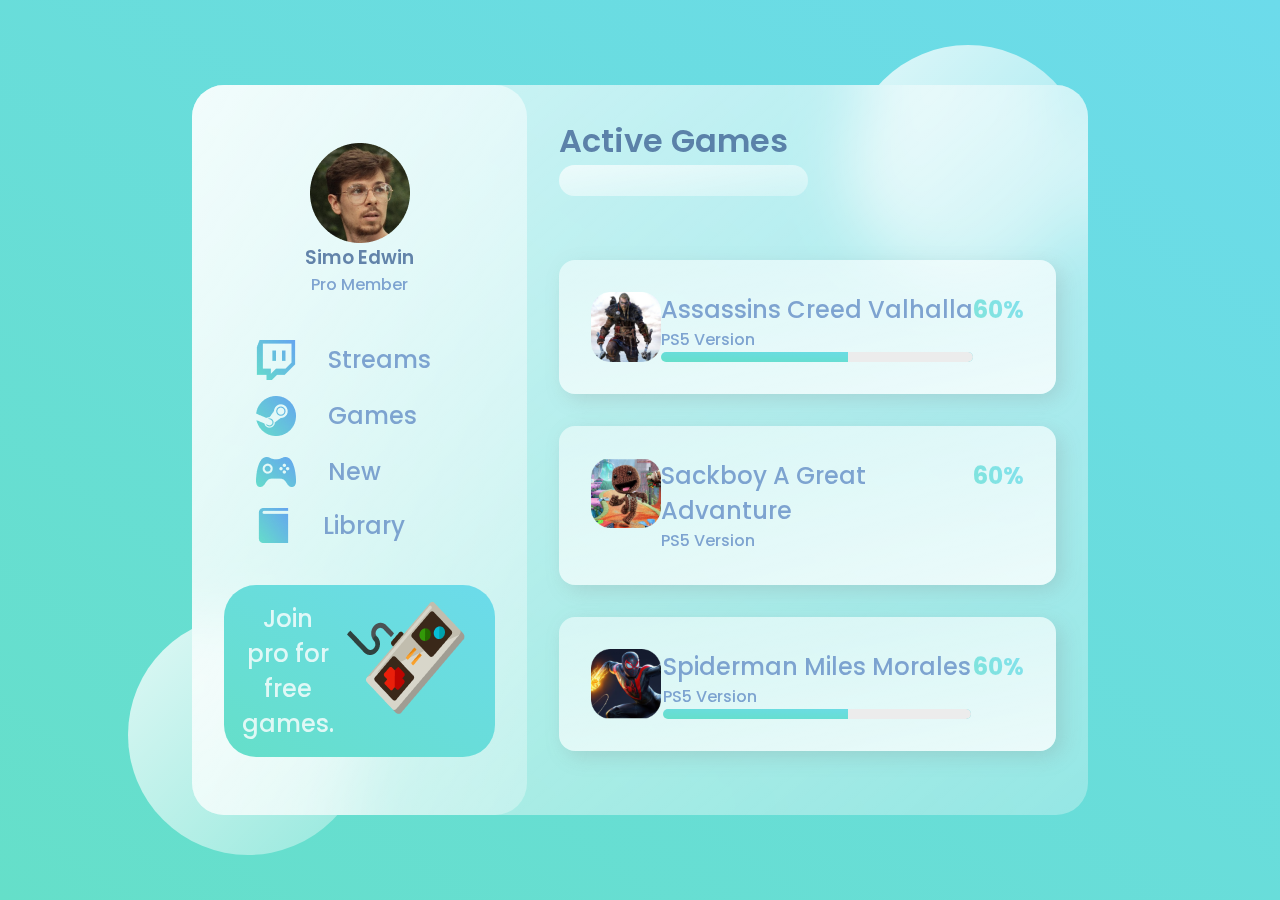
<file: docs/Glass-Website/index.html>
<html lang="en">
<head>
    <meta charset="UTF-8">
    <meta http-equiv="X-UA-Compatible" content="IE=edge">
    <meta name="viewport" content="width=device-width, initial-scale=1.0">
    <link rel="stylesheet" href="style.css">
    <link rel="preconnect" href="https://fonts.gstatic.com">
<link href="https://fonts.googleapis.com/css2?family=Poppins:wght@400;500;700&display=swap" rel="stylesheet">
    <title>Glass Website</title>
</head>
<body>
    <main>
        <section class="glass">
            <div class="dashboard">
              <div class="user">
                <img src="./images/avatar.png" alt="" />
                <h3>Simo Edwin</h3>
                <p>Pro Member</p>
              </div>
              <div class="links">
                <div class="link">
                  <img src="./images/twitch.png" alt="" />
                  <h2>Streams</h2>
                </div>
                <div class="link">
                  <img src="./images/steam.png" alt="" />
                  <h2>Games</h2>
                </div>
                <div class="link">
                  <img src="./images/upcoming.png" alt="" />
                  <h2>New</h2>
                </div>
                <div class="link">
                  <img src="./images/library.png" alt="" />
                  <h2>Library</h2>
                </div>
              </div>
              <div class="pro">
                <h2>Join pro for free games.</h2>
                <img src="./images/controller.png" alt="" />
              </div>
            </div>
            <div class="games">
              <div class="status">
                <h1>Active Games</h1>
                <input type="text" />
              </div>
              <div class="cards">
                <div class="card">
                  <img src="./images/assassins.png" alt="" />
                  <div class="card-info">
                    <h2>Assassins Creed Valhalla</h2>
                    <p>PS5 Version</p>
                    <div class="progress"></div>
                  </div>
                  <h2 class="percentage">60%</h2>
                </div>
                <div class="card">
                  <img src="./images/sackboy.png" alt="" />
                  <div class="card-info">
                    <h2>Sackboy A Great Advanture</h2>
                    <p>PS5 Version</p>
                    <div class="progress"></div>
                  </div>
                  <h2 class="percentage">60%</h2>
                </div>
                <div class="card">
                  <img src="./images/spiderman.png" alt="" />
                  <div class="card-info">
                    <h2>Spiderman Miles Morales</h2>
                    <p>PS5 Version</p>
                    <div class="progress"></div>
                  </div>
                  <h2 class="percentage">60%</h2>
                </div>
              </div>
            </div>
          </section>
    </main>
    <div class="circle1"></div>
    <div class="circle2"></div>
</body>
</html>
</file>
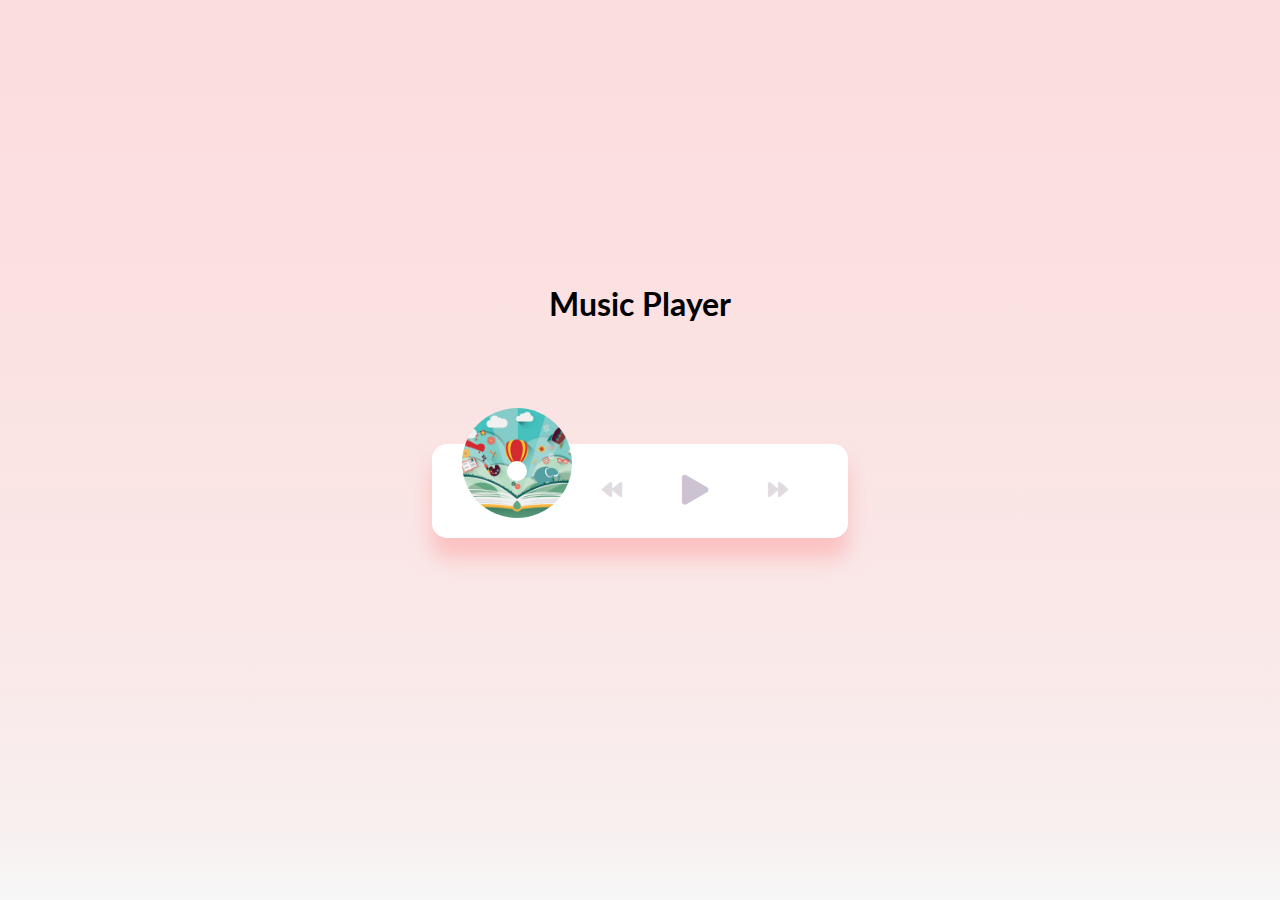
<file: docs/MusicPlayer/index.html>
<!DOCTYPE html>
<html lang="en">
<head>
    <meta charset="UTF-8">
    <meta http-equiv="X-UA-Compatible" content="IE=edge">
    <meta name="viewport" content="width=device-width, initial-scale=1.0">
    <link rel="stylesheet" href="https://cdnjs.cloudflare.com/ajax/libs/font-awesome/5.15.3/css/all.min.css" referrerpolicy="no-referrer" />
    <link rel="stylesheet" href="style.css">
    <title>Music Player</title>
</head>
<body>
    <h1>Music Player</h1>
    <div class="music-container">
        <div class="music-info">
            <h4 id="title">Ukulele</h4>
            <div class="progress-container">
                <div class="progress"></div>
            </div>
        </div>
        
        <audio src="music/ukulele.mp3" id = "audio"></audio>

        <div class="img-container">
            <img src="images/ukulele.jpg" alt="music-cover" id="cover">
        </div>
        
        <div class="navigation">
            <button id="prev" class="action-btn">
                <i class="fas fa-backward"></i>
            </button>
            <button id="play" class="action-btn action-btn-big">
                <i class="fas fa-play"></i>
            </button>
            <button id="next" class="action-btn">
                <i class="fas fa-forward"></i>
            </button>
        </div>
    </div>

    <script src="script.js"></script>
</body>
</html>
</file>
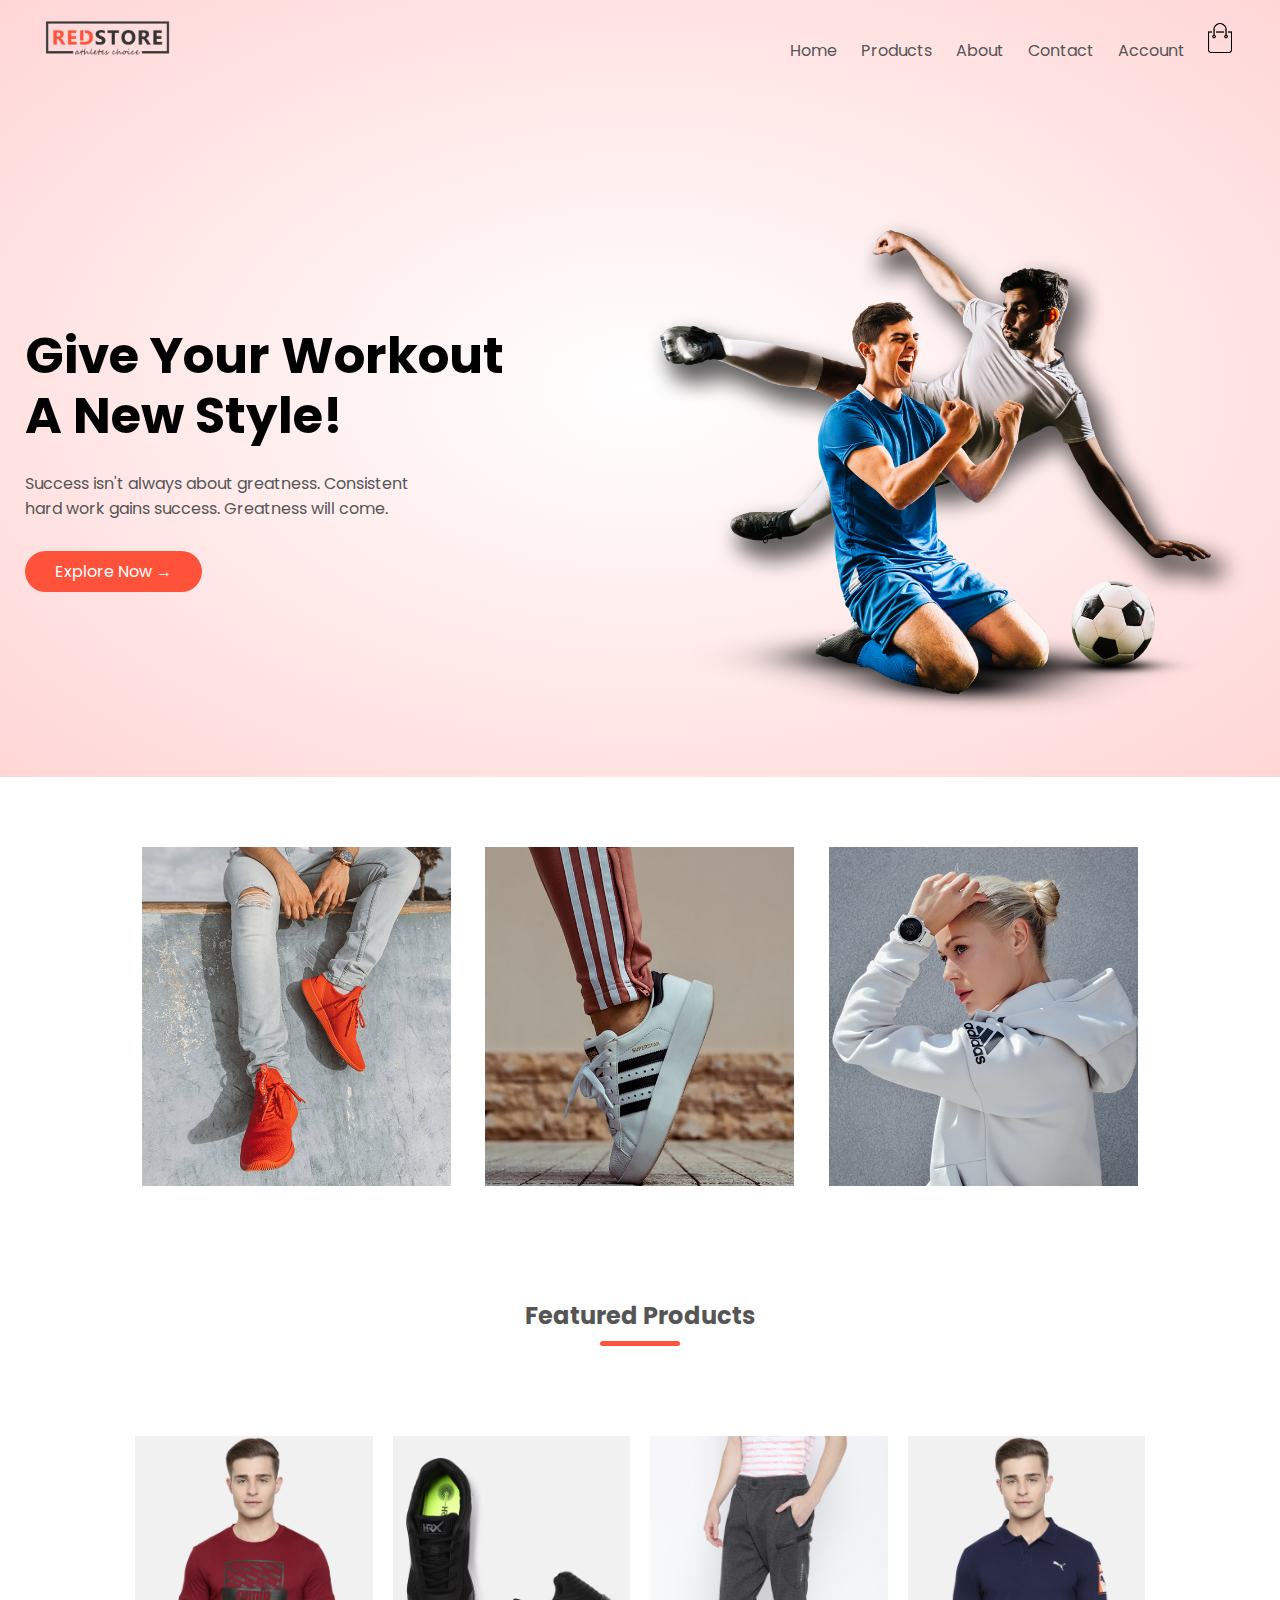
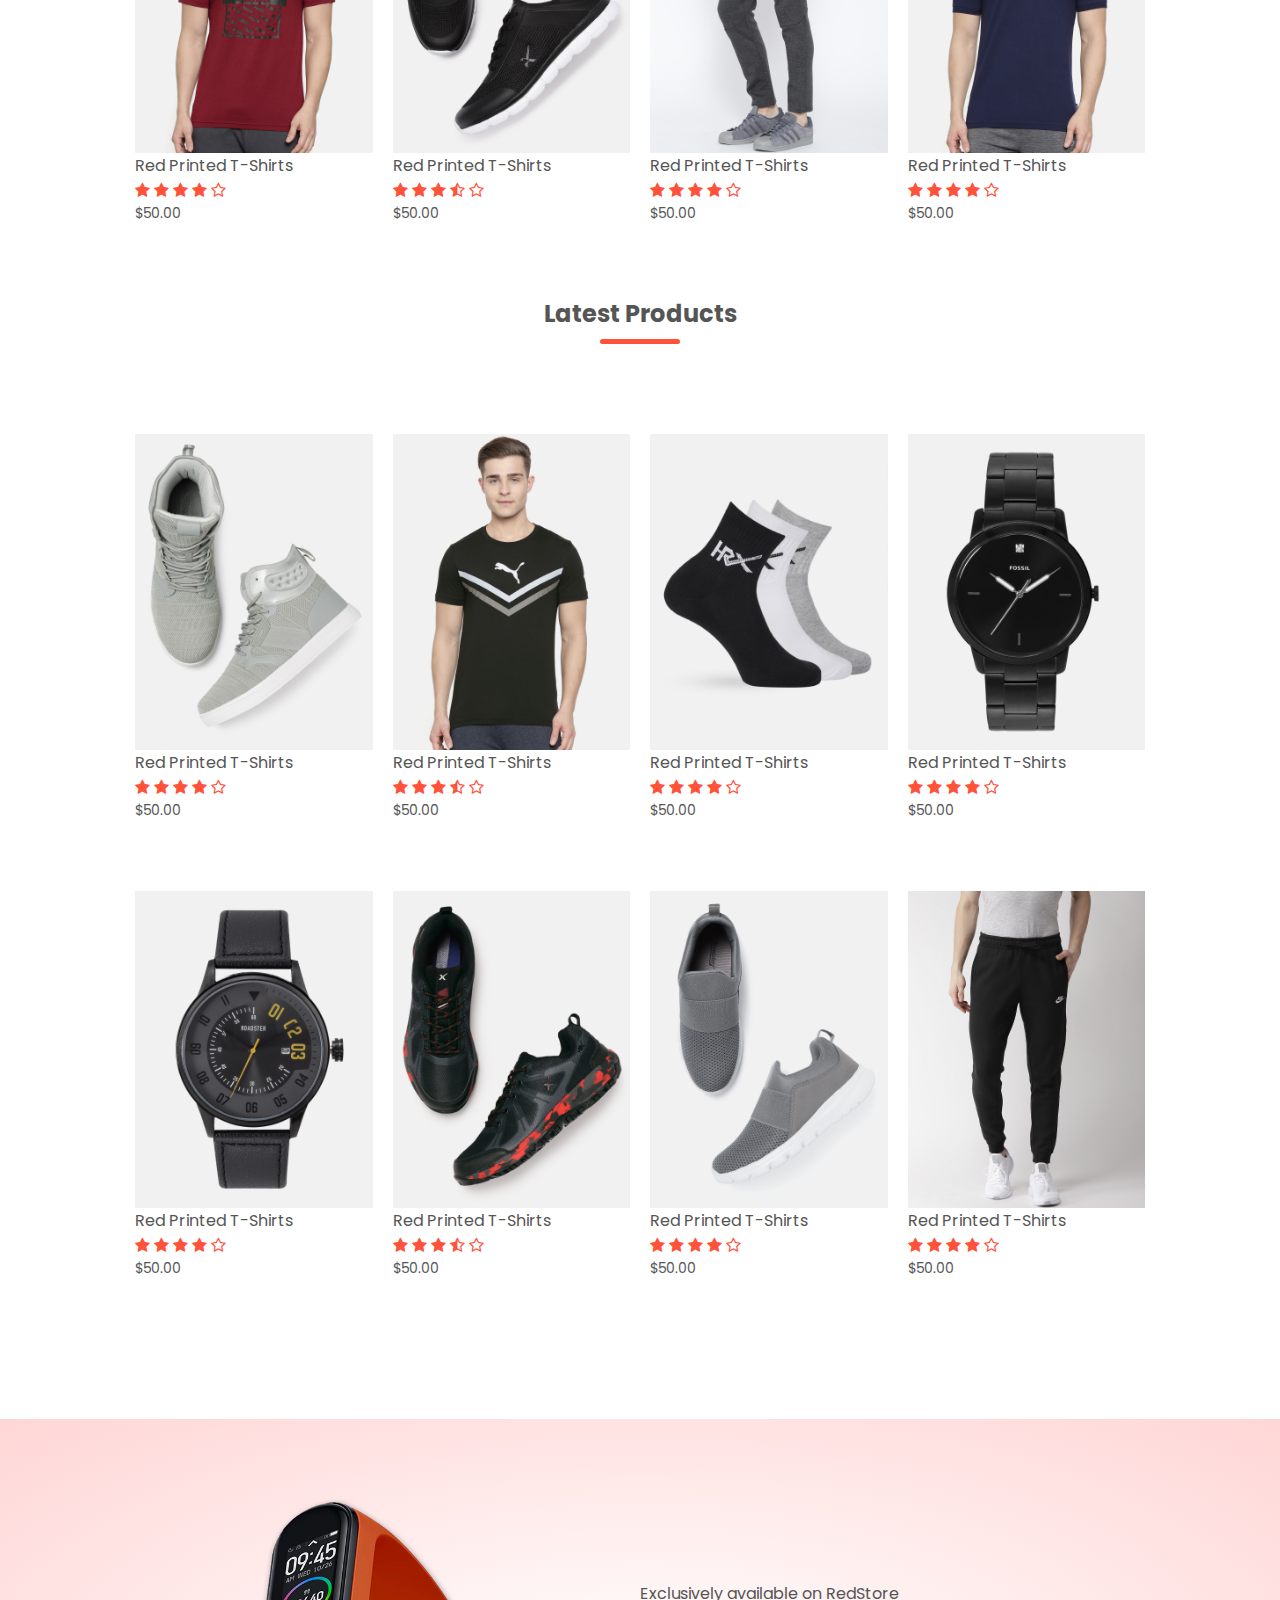
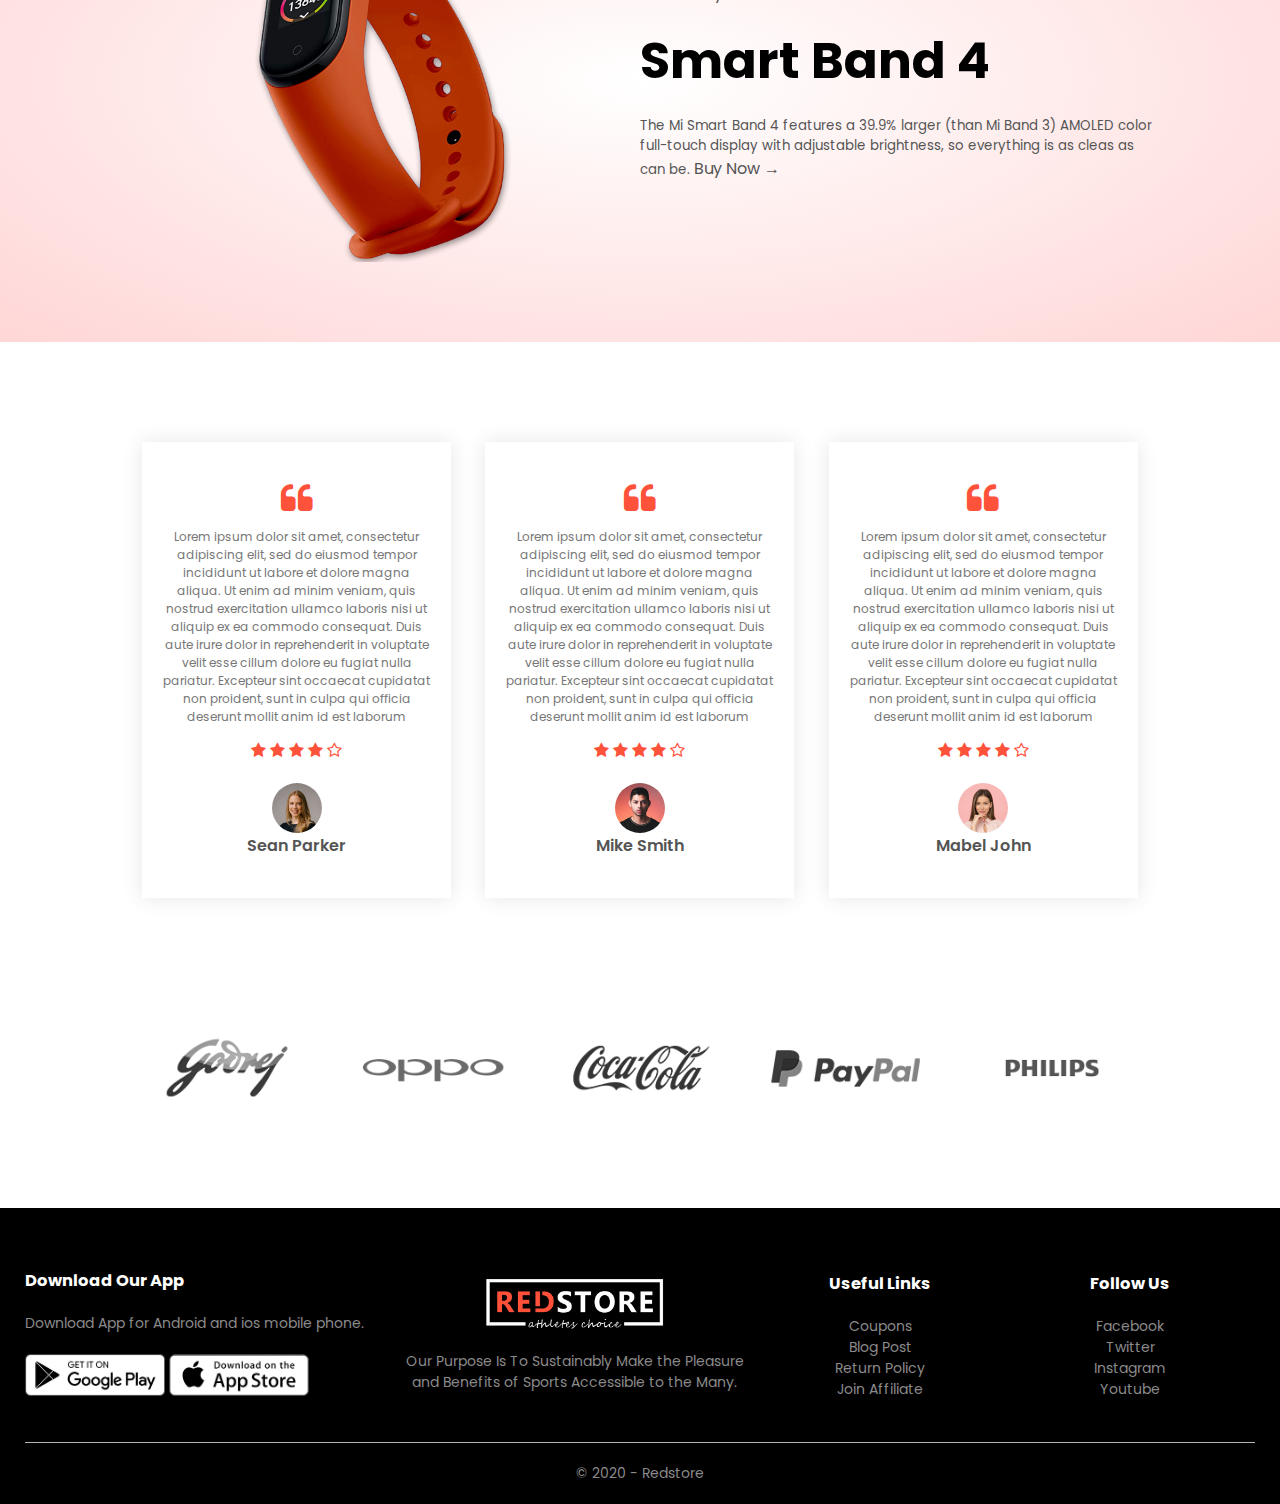
<file: docs/RedStore/index.html>
<html lang="en">
<head>
    <meta charset="UTF-8">
    <meta http-equiv="X-UA-Compatible" content="IE=edge">
    <meta name="viewport" content="width=device-width, initial-scale=1.0">
    <title>Redstore</title>
    <link rel="stylesheet" href="styles.css">
    <link rel="preconnect" href="https://fonts.gstatic.com">
    <link href="https://fonts.googleapis.com/css2?family=Poppins:wght@300;400;500;600;700&display=swap" rel="stylesheet">
    <link rel="stylesheet" href="https://stackpath.bootstrapcdn.com/font-awesome/4.7.0/css/font-awesome.min.css">
</head>
<body>
    <div class="header">

    
    <div class="container">
        <div class="navbar">
            <div class="logo">
                <a href="index.html"><img src="images/logo.png" alt="logo" width="125px"></a>
            </div>
            <nav>
                
                <ul id="MenuItems">
                    <li><a href="index.html">Home</a></li>
                    <li><a href="products.html">Products</a></li>
                    <li><a href="">About</a></li>
                    <li><a href="">Contact</a></li>
                    <li><a href="account.html">Account</a></li>
                </ul>
            </nav>
            <a href="cart.html"><img src="images/cart.png" alt="" width="30px" height="30px"></a>
            <img src="images/menu.png" class="menu-icon" onclick="menutoggle()">
        </div>
        <div class="row">
            <div class="col-2">
                <h1>Give Your Workout<br> A New Style!</h1>
                <p>Success isn't always about greatness. Consistent<br> hard work gains success. Greatness will come.</p>
                <a href="" class="btn">Explore Now &#8594;</a>
            </div>
            <div class="col-2">
                <img src="images/image1.png">
            </div>
        </div>
    </div>
    </div>

    <!-- -------- featured categories ----------->
    <div class="categories">
        <div class="small-container">
            <div class="row">
                <div class="col-3">
                    <img src="images/category-1.jpg" alt="">
                </div>
                <div class="col-3">
                    <img src="images/category-2.jpg" alt="">
                </div>
                <div class="col-3">
                    <img src="images/category-3.jpg" alt="">
                </div>
            </div>
        </div>
    </div>

    <!-- -------- featured products ----------->
    <div class="small-container">
        <h2 class="title">Featured Products</h2>
        <div class="row">
            <div class="col-4">
                <a href="product-details.html"><img src="images/product-1.jpg" class="change" alt=""></a>
                <h4 class="change">Red Printed T-Shirts</h4>
                <div class="rating">
                    <i class="fa fa-star" aria-hidden="true"></i>
                    <i class="fa fa-star" aria-hidden="true"></i>
                    <i class="fa fa-star" aria-hidden="true"></i>
                    <i class="fa fa-star" aria-hidden="true"></i>
                    <i class="fa fa-star-o" aria-hidden="true"></i>
                </div>
                <p>$50.00</p>
            </div>
            <div class="col-4">
                <a href="product-details.html" ><img class="change" src="images/product-2.jpg" alt=""></a>
                <h4>Red Printed T-Shirts</h4>
                <div class="rating">
                    <i class="fa fa-star" aria-hidden="true"></i>
                    <i class="fa fa-star" aria-hidden="true"></i>
                    <i class="fa fa-star" aria-hidden="true"></i>
                    <i class="fa fa-star-half-o" aria-hidden="true"></i>
                    <i class="fa fa-star-o" aria-hidden="true"></i>
                </div>
                <p>$50.00</p>
            </div>
            <div class="col-4">
                <a href="product-details.html"><img class="change" src="images/product-3.jpg" alt=""></a>
                <h4>Red Printed T-Shirts</h4>
                <div class="rating">
                    <i class="fa fa-star" aria-hidden="true"></i>
                    <i class="fa fa-star" aria-hidden="true"></i>
                    <i class="fa fa-star" aria-hidden="true"></i>
                    <i class="fa fa-star" aria-hidden="true"></i>
                    <i class="fa fa-star-o" aria-hidden="true"></i>
                </div>
                <p>$50.00</p>
            </div>
            <div class="col-4">
                <a href="product-details.html"><img src="images/product-4.jpg" class="change" alt=""></a>
                <h4>Red Printed T-Shirts</h4>
                <div class="rating">
                    <i class="fa fa-star" aria-hidden="true"></i>
                    <i class="fa fa-star" aria-hidden="true"></i>
                    <i class="fa fa-star" aria-hidden="true"></i>
                    <i class="fa fa-star" aria-hidden="true"></i>
                    <i class="fa fa-star-o" aria-hidden="true"></i>
                </div>
                <p>$50.00</p>
            </div>
        </div>
        <h2 class="title">Latest Products</h2>
        <div class="row">
            <div class="col-4">
                <a href="product-details.html"><img src="images/product-5.jpg" class="change"alt=""></a>
                <h4>Red Printed T-Shirts</h4>
                <div class="rating">
                    <i class="fa fa-star" aria-hidden="true"></i>
                    <i class="fa fa-star" aria-hidden="true"></i>
                    <i class="fa fa-star" aria-hidden="true"></i>
                    <i class="fa fa-star" aria-hidden="true"></i>
                    <i class="fa fa-star-o" aria-hidden="true"></i>
                </div>
                <p>$50.00</p>
            </div>
            <div class="col-4">
                <a href="product-details.html"><img src="images/product-6.jpg"class="change" alt=""></a>
                <h4>Red Printed T-Shirts</h4>
                <div class="rating">
                    <i class="fa fa-star" aria-hidden="true"></i>
                    <i class="fa fa-star" aria-hidden="true"></i>
                    <i class="fa fa-star" aria-hidden="true"></i>
                    <i class="fa fa-star-half-o" aria-hidden="true"></i>
                    <i class="fa fa-star-o" aria-hidden="true"></i>
                </div>
                <p>$50.00</p>
            </div>
            <div class="col-4">
                <a href="product-details.html"><img src="images/product-7.jpg"class="change" alt=""></a>
                <h4>Red Printed T-Shirts</h4>
                <div class="rating">
                    <i class="fa fa-star" aria-hidden="true"></i>
                    <i class="fa fa-star" aria-hidden="true"></i>
                    <i class="fa fa-star" aria-hidden="true"></i>
                    <i class="fa fa-star" aria-hidden="true"></i>
                    <i class="fa fa-star-o" aria-hidden="true"></i>
                </div>
                <p>$50.00</p>
            </div>
            
            <div class="col-4">
                <a href="product-details.html"><img src="images/product-8.jpg" class="change" alt=""></a>
                <h4>Red Printed T-Shirts</h4>
                <div class="rating">
                    <i class="fa fa-star" aria-hidden="true"></i>
                    <i class="fa fa-star" aria-hidden="true"></i>
                    <i class="fa fa-star" aria-hidden="true"></i>
                    <i class="fa fa-star" aria-hidden="true"></i>
                    <i class="fa fa-star-o" aria-hidden="true"></i>
                </div>
                <p>$50.00</p>
            </div>
            <div class="row">
                <div class="col-4">
                    <a href="product-details.html"><img src="images/product-9.jpg" class="change" alt=""></a>
                    <h4>Red Printed T-Shirts</h4>
                    <div class="rating">
                        <i class="fa fa-star" aria-hidden="true"></i>
                        <i class="fa fa-star" aria-hidden="true"></i>
                        <i class="fa fa-star" aria-hidden="true"></i>
                        <i class="fa fa-star" aria-hidden="true"></i>
                        <i class="fa fa-star-o" aria-hidden="true"></i>
                    </div>
                    <p>$50.00</p>
                </div>
                <div class="col-4">
                    <a href="product-details.html"><img src="images/product-10.jpg" class="change" alt=""></a>
                    <h4>Red Printed T-Shirts</h4>
                    <div class="rating">
                        <i class="fa fa-star" aria-hidden="true"></i>
                        <i class="fa fa-star" aria-hidden="true"></i>
                        <i class="fa fa-star" aria-hidden="true"></i>
                        <i class="fa fa-star-half-o" aria-hidden="true"></i>
                        <i class="fa fa-star-o" aria-hidden="true"></i>
                    </div>
                    <p>$50.00</p>
                </div>
                <div class="col-4">
                    <a href="product-details.html"><img src="images/product-11.jpg" class="change" alt=""></a>
                    <h4>Red Printed T-Shirts</h4>
                    <div class="rating">
                        <i class="fa fa-star" aria-hidden="true"></i>
                        <i class="fa fa-star" aria-hidden="true"></i>
                        <i class="fa fa-star" aria-hidden="true"></i>
                        <i class="fa fa-star" aria-hidden="true"></i>
                        <i class="fa fa-star-o" aria-hidden="true"></i>
                    </div>
                    <p>$50.00</p>
                </div>
                <div class="col-4">
                    <a href="product-details.html"><img src="images/product-12.jpg" class="change" alt=""></a>
                    <h4>Red Printed T-Shirts</h4>
                    <div class="rating">
                        <i class="fa fa-star" aria-hidden="true"></i>
                        <i class="fa fa-star" aria-hidden="true"></i>
                        <i class="fa fa-star" aria-hidden="true"></i>
                        <i class="fa fa-star" aria-hidden="true"></i>
                        <i class="fa fa-star-o" aria-hidden="true"></i>
                    </div>
                    <p>$50.00</p>
                </div>
            </div>
        </div>
    </div>
    <!-- -------offer------- -->
    <div class="offer">
        <div class="small-container">
            <div class="row">
                <div class="col-2">
                    <img src="images/exclusive.png" class="offer-img"alt="">
                </div>
                <div class="col-2">
                    <p>Exclusively available on RedStore</p>
                    <h1>Smart Band 4</h1>
                    <small>The Mi Smart Band 4 features a 39.9% larger (than Mi Band 3) AMOLED color
                        full-touch display with adjustable brightness, so everything is as cleas as can be.

                    </small>
                    <a href="">Buy Now &#8594</a>
                </div>
            </div>
        </div>
    </div>

    <!-- ---------------- testimonial--------------- -->
    <div class="testimonial">
        <div class="small-container">
            <div class="row">
                <div class="col-3">
                    <i class="fa fa-quote-left"></i>
                    <p>Lorem ipsum dolor sit amet, consectetur adipiscing elit, sed do eiusmod tempor incididunt ut labore et dolore magna aliqua. Ut enim ad minim veniam, quis nostrud exercitation ullamco laboris nisi ut aliquip ex ea commodo consequat. Duis aute irure dolor in reprehenderit in voluptate velit esse cillum dolore eu fugiat nulla pariatur. Excepteur sint occaecat cupidatat non proident, sunt in culpa qui officia deserunt mollit anim id est laborum</p>
                    <div class="rating">
                        <i class="fa fa-star" aria-hidden="true"></i>
                        <i class="fa fa-star" aria-hidden="true"></i>
                        <i class="fa fa-star" aria-hidden="true"></i>
                        <i class="fa fa-star" aria-hidden="true"></i>
                        <i class="fa fa-star-o" aria-hidden="true"></i>
                    </div>
                    <img src="images/user-1.png" alt="">
                    <h3>Sean Parker</h3>
                </div>
                <div class="col-3">
                    <i class="fa fa-quote-left"></i>
                    <p>Lorem ipsum dolor sit amet, consectetur adipiscing elit, sed do eiusmod tempor incididunt ut labore et dolore magna aliqua. Ut enim ad minim veniam, quis nostrud exercitation ullamco laboris nisi ut aliquip ex ea commodo consequat. Duis aute irure dolor in reprehenderit in voluptate velit esse cillum dolore eu fugiat nulla pariatur. Excepteur sint occaecat cupidatat non proident, sunt in culpa qui officia deserunt mollit anim id est laborum</p>
                    <div class="rating">
                        <i class="fa fa-star" aria-hidden="true"></i>
                        <i class="fa fa-star" aria-hidden="true"></i>
                        <i class="fa fa-star" aria-hidden="true"></i>
                        <i class="fa fa-star" aria-hidden="true"></i>
                        <i class="fa fa-star-o" aria-hidden="true"></i>
                    </div>
                    <img src="images/user-2.png" alt="">
                    <h3>Mike Smith</h3>
                </div>
                <div class="col-3">
                    <i class="fa fa-quote-left"></i>
                    <p>Lorem ipsum dolor sit amet, consectetur adipiscing elit, sed do eiusmod tempor incididunt ut labore et dolore magna aliqua. Ut enim ad minim veniam, quis nostrud exercitation ullamco laboris nisi ut aliquip ex ea commodo consequat. Duis aute irure dolor in reprehenderit in voluptate velit esse cillum dolore eu fugiat nulla pariatur. Excepteur sint occaecat cupidatat non proident, sunt in culpa qui officia deserunt mollit anim id est laborum</p>
                    <div class="rating">
                        <i class="fa fa-star" aria-hidden="true"></i>
                        <i class="fa fa-star" aria-hidden="true"></i>
                        <i class="fa fa-star" aria-hidden="true"></i>
                        <i class="fa fa-star" aria-hidden="true"></i>
                        <i class="fa fa-star-o" aria-hidden="true"></i>
                    </div>
                    <img src="images/user-3.png" alt="">
                    <h3>Mabel John</h3>
                </div>
            </div>
        </div>
    </div>
    <!-- -----------brands---------- -->
    <div class="brands">
        <div class="small-container">
            <div class="row">
                <div class="col-5">
                    <img src="images/logo-godrej.png" alt="">
                </div>
                <div class="col-5">
                    <img src="images/logo-oppo.png" alt="">
                </div>
                <div class="col-5">
                    <img src="images/logo-coca-cola.png" alt="">
                </div>
                <div class="col-5">
                    <img src="images/logo-paypal.png" alt="">
                </div>
                <div class="col-5">
                    <img src="images/logo-philips.png" alt="">
                </div>
            </div>
        </div>
    </div>
    <!-- -------- footer ------ -->
    <div class="footer">
        <div class="container">
            <div class="row">
                <div class="footer-col-1">
                    <h3>Download Our App</h3>
                    <p>Download App for Android and ios mobile phone.</p>
                    <div class="app-logo">
                        <img src="images/play-store.png" alt="">
                        <img src="images/app-store.png" alt="">
                    </div>
                </div>
                <div class="footer-col-2">
                    <img src="images/logo-white.png" alt="">
                    <p>Our Purpose Is To Sustainably Make the Pleasure and Benefits of Sports Accessible to the Many.</p>
                </div>
                <div class="footer-col-3">
                    <h3>Useful Links</h3>
                    <ul>
                        <li>Coupons</li>
                        <li>Blog Post</li>
                        <li>Return Policy</li>
                        <li>Join Affiliate</li>
                    </ul>
                </div>
                <div class="footer-col-4">
                    <h3>Follow Us</h3>
                    <ul>
                        <li>Facebook</li>
                        <li>Twitter</li>
                        <li>Instagram</li>
                        <li>Youtube</li>
                    </ul>
                </div>
            </div>
            <hr>
            <p class =copyright>&copy; 2020 - Redstore</p>
        </div>
    </div>
    <!-- ----------- js for toggle menu ----------- -->
    <script>
        var MenuItems = document.getElementById("MenuItems")

        MenuItems.style.maxHeight = "0px";

        function menutoggle(){
            if(MenuItems.style.maxHeight =="0px")
                {
                    MenuItems.style.maxHeight = "200px";
                }
            else
                {
                    MenuItems.style.maxHeight = "0px";
                }
        }
    </script>
    <!-- ---coding idea- open up product details page with the desired image---- -->
    <script>
        document.querySelectorAll('.change').forEach(item => {
            item.addEventListener('click', function(el) {
                let x = this.getAttribute('src');
                localStorage.setItem("recent-image",x);
                if (this.getAttribute('src') ==="images/product-1.jpg"){
                    localStorage.setItem("exists","true");
                }else{
                    localStorage.setItem("exists","false");
                }
            })
        })

    </script>
</body>
</html>
</file>
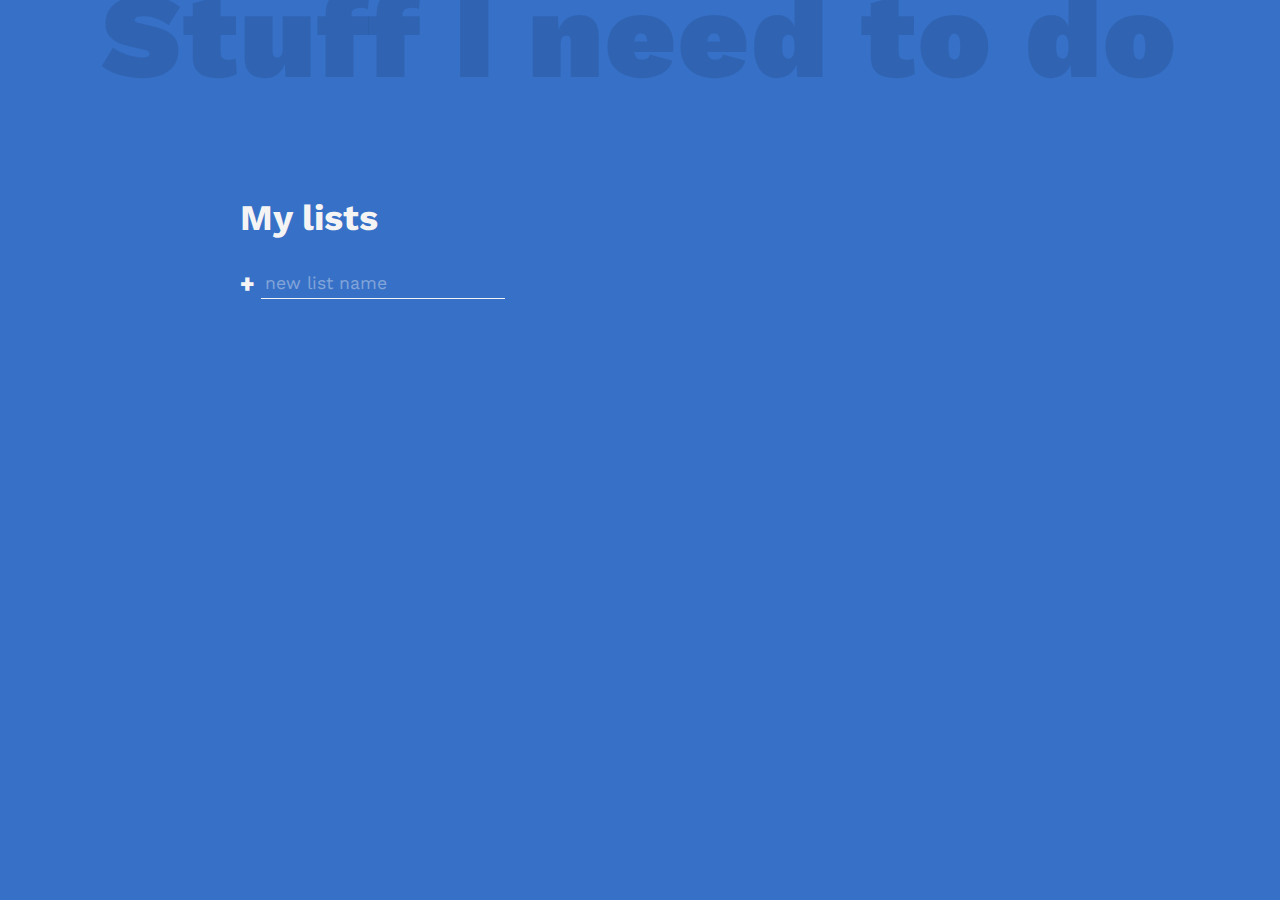
<file: docs/to-do-list/index.html>
<!DOCTYPE html>
<html lang="en">
  <head>
    <meta charset="UTF-8" />
    <meta name="viewport" content="width=device-width, initial-scale=1.0" />
    <meta http-equiv="X-UA-Compatible" content="ie=edge" />
    <title>Todo list</title>
    <link
      href="https://fonts.googleapis.com/css?family=Work+Sans:300,400,700,900&display=swap"
      rel="stylesheet"
    />
    <link rel="stylesheet" href="css/main.css" />
    <script defer src="script.js"></script>
  </head>

  <body>
    <h1 class="title">Stuff I need to do</h1>

    <div class="all-tasks">
      <h2 class="task-list-title">My lists</h2>
      <ul class="task-list" data-lists></ul>

      <form action="" data-new-list-form>
        <input 
          type="text"
          class="new list"
          data-new-list-input
          placeholder="new list name"
          aria-label="new list name"
        />
        <button class="btn create" aria-label="create new list">+</button>
      </form>
    </div>

    <div class="todo-list" data-list-display-container>
      <div class="todo-header">
        <h2 class="list-title" data-list-title>New List</h2>
        <p class="task-count" data-list-count>0 tasks remaining</p>
      </div>

      <div class="todo-body">
        <div class="tasks" data-tasks></div>

        <div class="new-task-creator">
            <form action="" data-new-task-form>
                <input 
                  type="text"
                  data-new-task-input
                  class="new task"
                  placeholder="new task name"
                  aria-label="new task name"
                />
                <button class="btn create" aria-label="create new task">+</button>
              </form>
        </div>

        <div class="delete-stuff">
          <button class="btn delete" data-clear-complete-tasks-button>Clear completed tasks</button>
          <button class="btn delete" data-delete-list-button>Delete list</button>
        </div>
      </div>
    </div>

   
    </div>
    <template id="task-template">
      <div class="task">
        <input type="checkbox" />
        <label>
          <span class="custom-checkbox"></span>
        </label>
      </div>
    </template>
  </body>
</html>
</file>
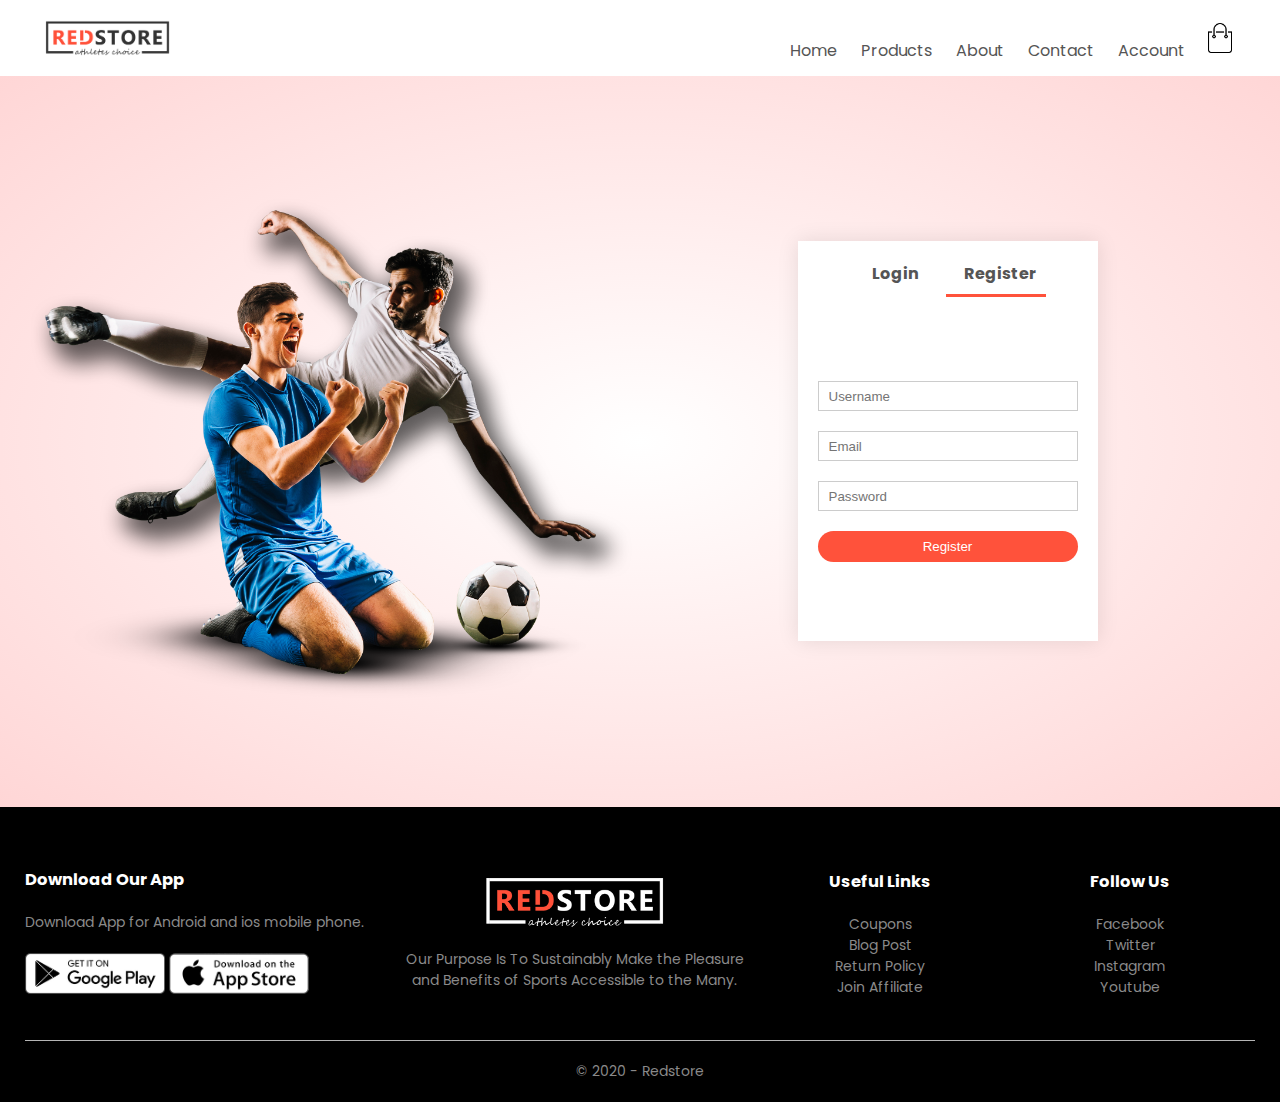
<file: docs/RedStore/account.html>
<html lang="en">
<head>
    <meta charset="UTF-8">
    <meta http-equiv="X-UA-Compatible" content="IE=edge">
    <meta name="viewport" content="width=device-width, initial-scale=1.0">
    <title>Login or SignUp - Redstore</title>
    <link rel="stylesheet" href="styles.css">
    <link rel="preconnect" href="https://fonts.gstatic.com">
    <link href="https://fonts.googleapis.com/css2?family=Poppins:wght@300;400;500;600;700&display=swap" rel="stylesheet">
    <link rel="stylesheet" href="https://stackpath.bootstrapcdn.com/font-awesome/4.7.0/css/font-awesome.min.css">
</head>
<body>

    
    
    <div class="container">
        <div class="navbar">
            <div class="logo">
                <a href="index.html"><img src="images/logo.png" alt="logo" width="125px"></a>
            </div>
            <nav>
                <ul id="MenuItems">
                    <li><a href="index.html">Home</a></li>
                    <li><a href="products.html">Products</a></li>
                    <li><a href="">About</a></li>
                    <li><a href="">Contact</a></li>
                    <li><a href="account.html">Account</a></li>
                </ul>
            </nav>
            <a href="cart.html"><img src="images/cart.png" alt="" width="30px" height="30px"></a>
            <img src="images/menu.png" class="menu-icon" onclick="menutoggle()">
        </div>
    </div>
    <!-- ------------------account page---------------- -->
    <div class="account-page">
        <div class="container">
            <div class="row">
                <div class="col-2">
                    <img src="images/image1.png" width="100%" alt="">
                </div>
                <div class="col-2">
                    <div class="form-container">
                        <div class="form-btn">
                            <span onclick="login()">Login</span>
                            <span onclick="register()">Register</span>
                            <hr id="Indicator">
                        </div>
                        
                        <form id="LoginForm">
                            <input type="text" placeholder="Username">
                            <input type="email" placeholder="Email">
                            <input type="password" placeholder="Password">
                            <button type="submit" class="btn">Login</button>
                            <a href="">Forgot password</a>
                        </form>
                        <form id="RegForm">
                            <input type="text" placeholder="Username">
                            <input type="email" placeholder="Email">
                            <input type="password" placeholder="Password">
                            <button type="submit" class="btn">Register</button>
                        </form>
                    </div>
                </div>
            </div>
        </div>
    </div>
    <!-- -------- footer ------ -->
    <div class="footer">
        <div class="container">
            <div class="row">
                <div class="footer-col-1">
                    <h3>Download Our App</h3>
                    <p>Download App for Android and ios mobile phone.</p>
                    <div class="app-logo">
                        <img src="images/play-store.png" alt="">
                        <img src="images/app-store.png" alt="">
                    </div>
                </div>
                <div class="footer-col-2">
                    <img src="images/logo-white.png" alt="">
                    <p>Our Purpose Is To Sustainably Make the Pleasure and Benefits of Sports Accessible to the Many.</p>
                </div>
                <div class="footer-col-3">
                    <h3>Useful Links</h3>
                    <ul>
                        <li>Coupons</li>
                        <li>Blog Post</li>
                        <li>Return Policy</li>
                        <li>Join Affiliate</li>
                    </ul>
                </div>
                <div class="footer-col-4">
                    <h3>Follow Us</h3>
                    <ul>
                        <li>Facebook</li>
                        <li>Twitter</li>
                        <li>Instagram</li>
                        <li>Youtube</li>
                    </ul>
                </div>
            </div>
            <hr>
            <p class =copyright>&copy; 2020 - Redstore</p>
        </div>
    </div>
    <!-- ----------- js for toggle menu ----------- -->
    <script>
        var MenuItems = document.getElementById("MenuItems")

        MenuItems.style.maxHeight = "0px";

        function menutoggle(){
            if(MenuItems.style.maxHeight =="0px")
                {
                    MenuItems.style.maxHeight = "200px";
                }
            else
                {
                    MenuItems.style.maxHeight = "0px";
                }
        }
    </script>

    <!-- ----------- js for toggle Form ---------- -->
    <script>
        var LoginForm =document.getElementById("LoginForm");
        var RegForm =document.getElementById("RegForm");
        var Indicator =document.getElementById("Indicator");

        function register(){
            RegForm.style.transform = "translateX(0px)";
            LoginForm.style.transform = "translateX(0px)";
            Indicator.style.transform = "translateX(100px)";
        }

        function login(){
            RegForm.style.transform = "translateX(300px)";
            LoginForm.style.transform = "translateX(300px)";
            Indicator.style.transform = "translateX(0px)";
        }
    </script>
</body>
</html>
</file>
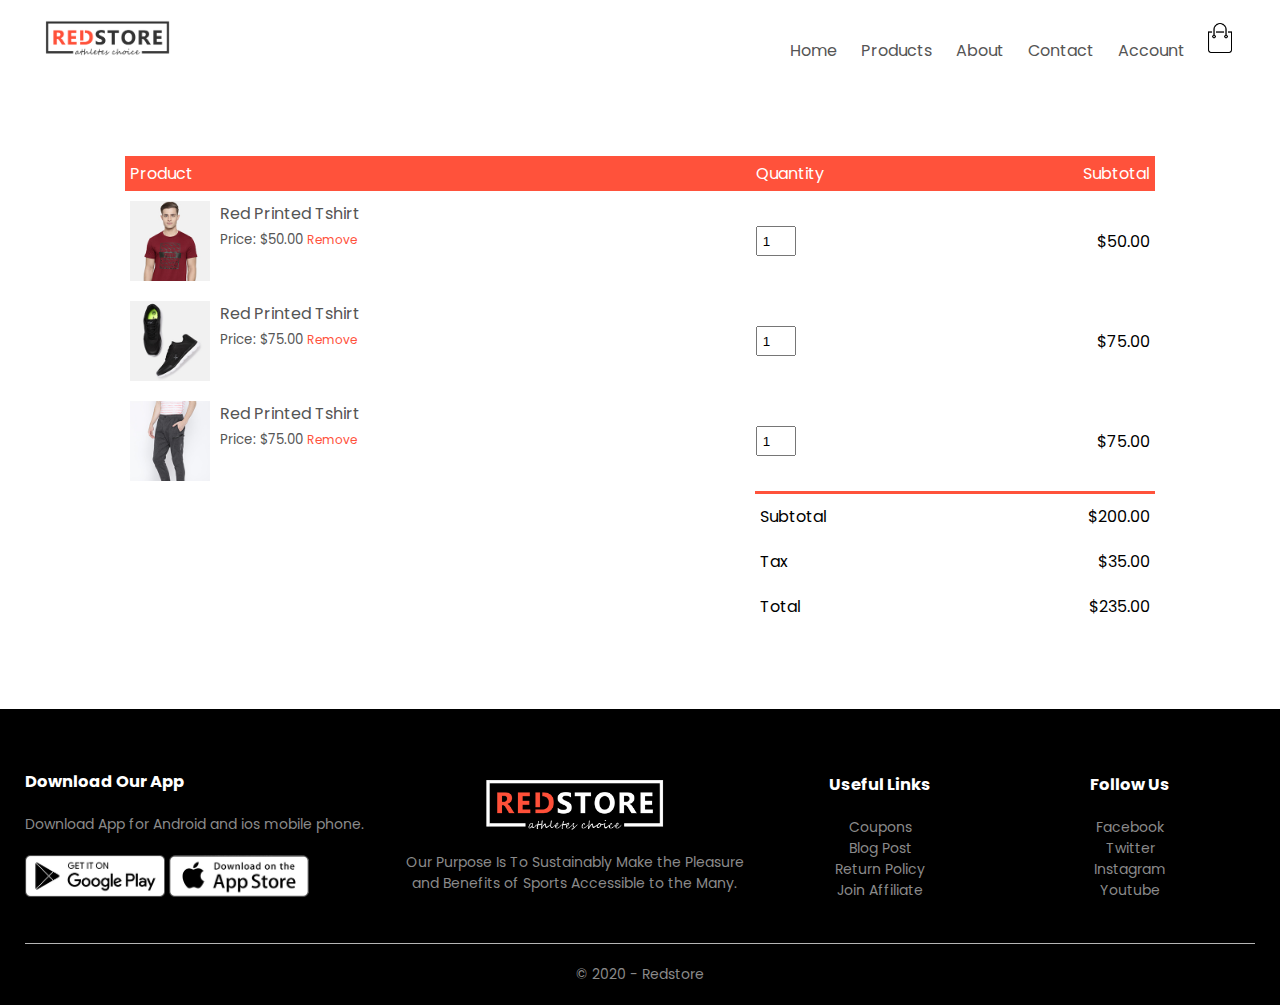
<file: docs/RedStore/cart.html>
<html lang="en">
<head>
    <meta charset="UTF-8">
    <meta http-equiv="X-UA-Compatible" content="IE=edge">
    <meta name="viewport" content="width=device-width, initial-scale=1.0">
    <title>All Products - Redstore</title>
    <link rel="stylesheet" href="styles.css">
    <link rel="preconnect" href="https://fonts.gstatic.com">
    <link href="https://fonts.googleapis.com/css2?family=Poppins:wght@300;400;500;600;700&display=swap" rel="stylesheet">
    <link rel="stylesheet" href="https://stackpath.bootstrapcdn.com/font-awesome/4.7.0/css/font-awesome.min.css">
</head>
<body>

    
    <div class="container">
        <div class="navbar">
            <div class="logo">
                <a href="index.html"><img src="images/logo.png" alt="logo" width="125px"></a>
            </div>
            <nav>
                <ul id="MenuItems">
                    <li><a href="index.html">Home</a></li>
                    <li><a href="products.html">Products</a></li>
                    <li><a href="">About</a></li>
                    <li><a href="">Contact</a></li>
                    <li><a href="account.html">Account</a></li>
                </ul>
            </nav>
            <a href="cart.html"><img src="images/cart.png" alt="" width="30px" height="30px"></a>
            <img src="images/menu.png" class="menu-icon" onclick="menutoggle()">
        </div>
    </div>
    <!-- ------------- cart items details ---------- -->
    <div class="small-container cart-page">
        <table>
            <tr>
                <th>Product</th>
                <th>Quantity</th>
                <th>Subtotal</th>
            </tr>
            <tr>
                <td>
                    <div class="cart-info">
                        <img src="images/buy-1.jpg" alt="">
                        <div>
                            <p>Red Printed Tshirt</p>
                            <small>Price: $50.00</small>
                            <a href="">Remove</a>
                        </div>
                    </div>
                </td>
                <td><input type="number" value="1"></td>
                <td>$50.00</td>
            </tr>
            <tr>
                <td>
                    <div class="cart-info">
                        <img src="images/buy-2.jpg" alt="">
                        <div>
                            <p>Red Printed Tshirt</p>
                            <small>Price: $75.00</small>
                            <a href="">Remove</a>
                        </div>
                    </div>
                </td>
                <td><input type="number" value="1"></td>
                <td>$75.00</td>
            </tr>
            <tr>
                <td>
                    <div class="cart-info">
                        <img src="images/buy-3.jpg" alt="">
                        <div>
                            <p>Red Printed Tshirt</p>
                            <small>Price: $75.00</small>
                            <a href="">Remove</a>
                        </div>
                    </div>
                </td>
                <td><input type="number" value="1"></td>
                <td>$75.00</td>
            </tr>
        </table>

        <div class="total-price">
            <table>
                <tr>
                    <td>Subtotal</td>
                    <td>$200.00</td>
                </tr>
                <tr>
                    <td>Tax</td>
                    <td>$35.00</td>
                </tr>
                <tr>
                    <td>Total</td>
                    <td>$235.00</td>
                </tr>
            </table>
        </div>
    </div>
    <!-- -------- footer ------ -->
    <div class="footer">
        <div class="container">
            <div class="row">
                <div class="footer-col-1">
                    <h3>Download Our App</h3>
                    <p>Download App for Android and ios mobile phone.</p>
                    <div class="app-logo">
                        <img src="images/play-store.png" alt="">
                        <img src="images/app-store.png" alt="">
                    </div>
                </div>
                <div class="footer-col-2">
                    <img src="images/logo-white.png" alt="">
                    <p>Our Purpose Is To Sustainably Make the Pleasure and Benefits of Sports Accessible to the Many.</p>
                </div>
                <div class="footer-col-3">
                    <h3>Useful Links</h3>
                    <ul>
                        <li>Coupons</li>
                        <li>Blog Post</li>
                        <li>Return Policy</li>
                        <li>Join Affiliate</li>
                    </ul>
                </div>
                <div class="footer-col-4">
                    <h3>Follow Us</h3>
                    <ul>
                        <li>Facebook</li>
                        <li>Twitter</li>
                        <li>Instagram</li>
                        <li>Youtube</li>
                    </ul>
                </div>
            </div>
            <hr>
            <p class =copyright>&copy; 2020 - Redstore</p>
        </div>
    </div>
    <!-- ----------- js for toggle menu ----------- -->
    <script>
        var MenuItems = document.getElementById("MenuItems")

        MenuItems.style.maxHeight = "0px";

        function menutoggle(){
            if(MenuItems.style.maxHeight =="0px")
                {
                    MenuItems.style.maxHeight = "200px";
                }
            else
                {
                    MenuItems.style.maxHeight = "0px";
                }
        }
    </script>
</body>
</html>
</file>
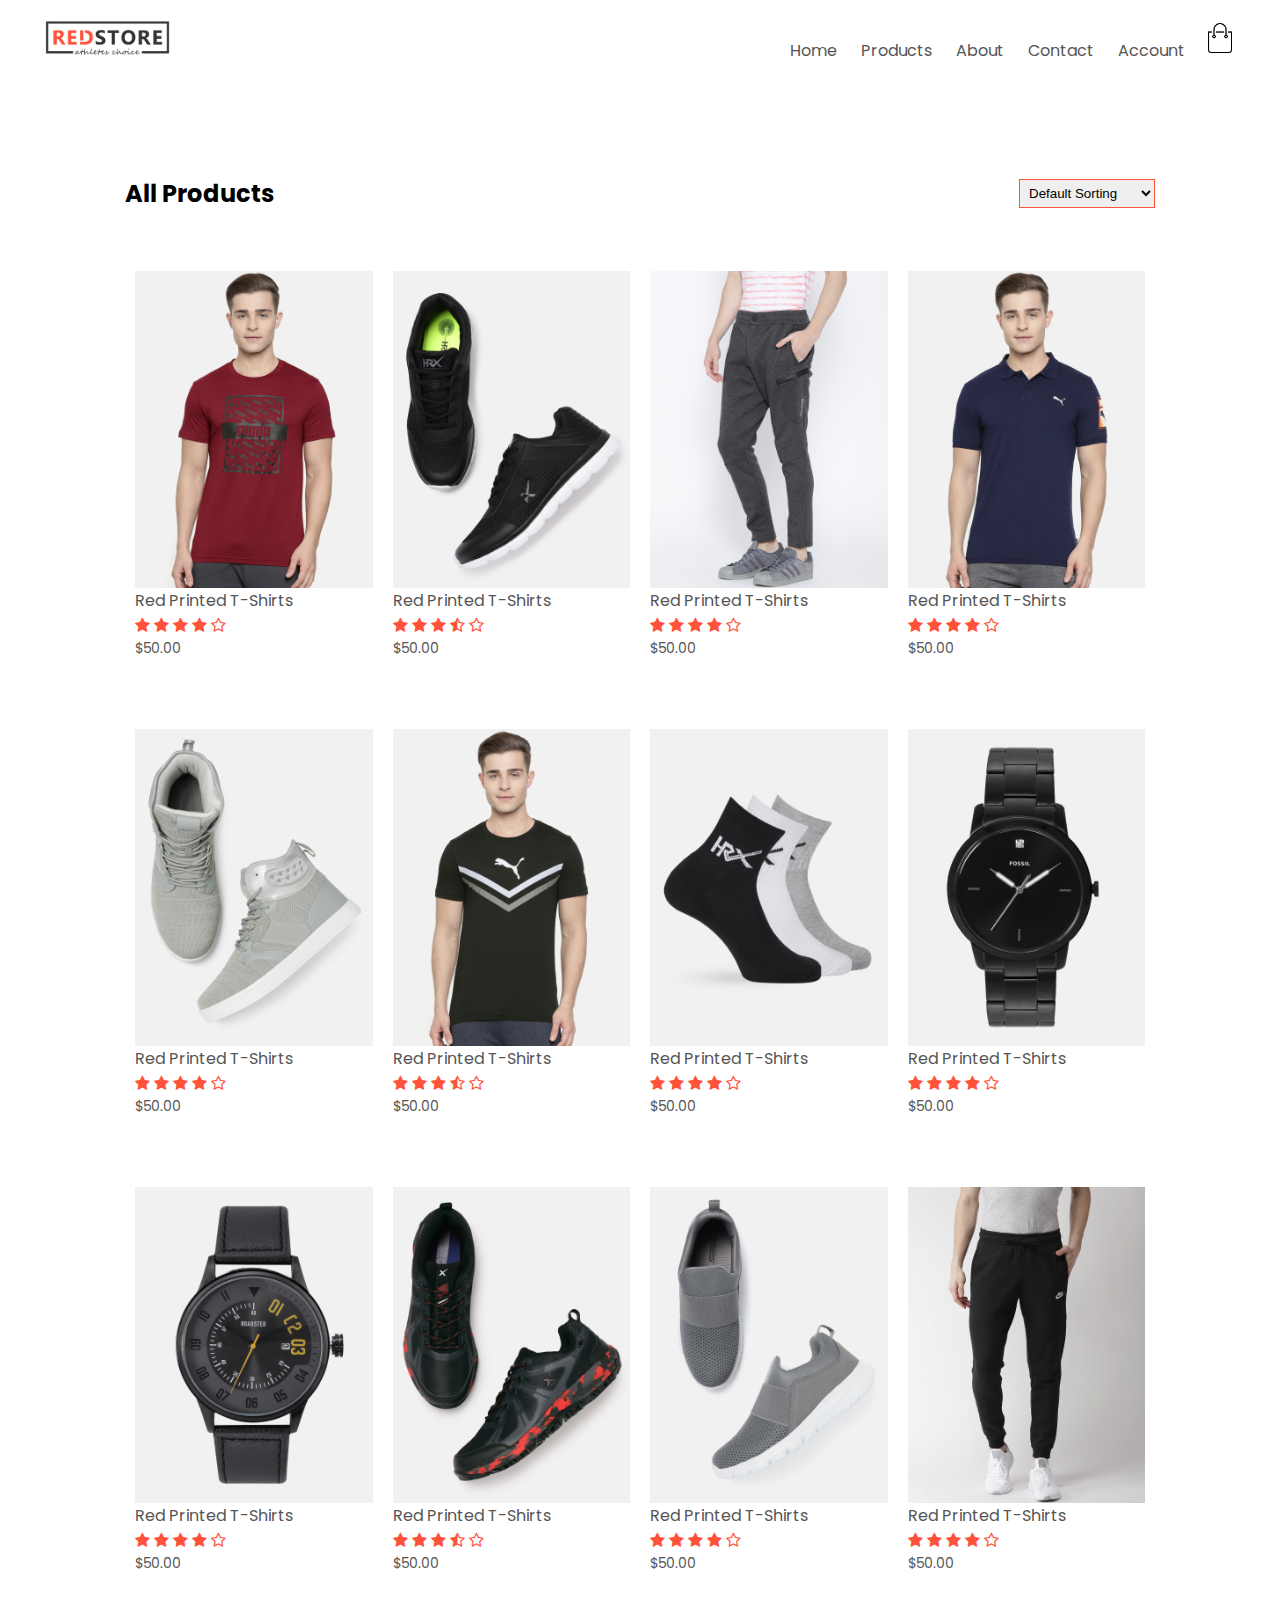
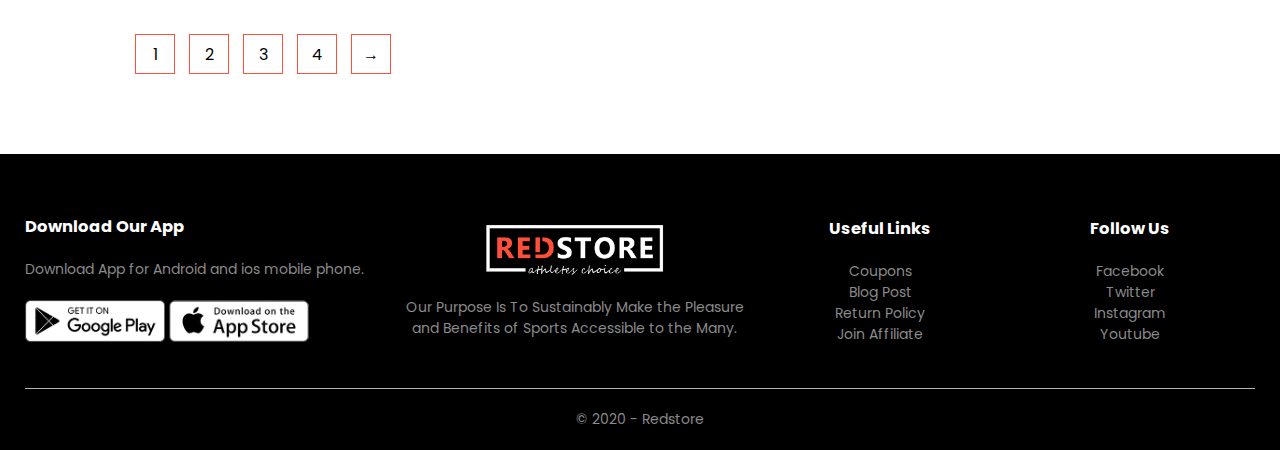
<file: docs/RedStore/products.html>
<html lang="en">
<head>
    <meta charset="UTF-8">
    <meta http-equiv="X-UA-Compatible" content="IE=edge">
    <meta name="viewport" content="width=device-width, initial-scale=1.0">
    <title>All Products - Redstore</title>
    <link rel="stylesheet" href="styles.css">
    <link rel="preconnect" href="https://fonts.gstatic.com">
    <link href="https://fonts.googleapis.com/css2?family=Poppins:wght@300;400;500;600;700&display=swap" rel="stylesheet">
    <link rel="stylesheet" href="https://stackpath.bootstrapcdn.com/font-awesome/4.7.0/css/font-awesome.min.css">
</head>
<body>

    
    <div class="container">
        <div class="navbar">
            <div class="logo">
                <a href="index.html"><img src="images/logo.png" alt="logo" width="125px"></a>
            </div>
            <nav>
                <ul id="MenuItems">
                    <li><a href="index.html">Home</a></li>
                    <li><a href="products.html">Products</a></li>
                    <li><a href="">About</a></li>
                    <li><a href="">Contact</a></li>
                    <li><a href="account.html">Account</a></li>
                </ul>
            </nav>
            <a href="cart.html"><img src="images/cart.png" alt="" width="30px" height="30px"></a>
            <img src="images/menu.png" class="menu-icon" onclick="menutoggle()">
        </div>
    </div>

    <div class="small-container">
            <div class="row row-2">
                <h2>All Products</h2>
                <select>
                    <option>Default Sorting</option>
                    <option>Sort by price</option>
                    <option>Sort by popularity</option>
                    <option>Sort by rating</option>
                    <option>Sort by sale</option>
                </select>
            </div>
            <div class="row">
                <div class="col-4">
                    <a href="product-details.html"><img src="images/product-1.jpg" class="change" alt=""></a>
                    <h4>Red Printed T-Shirts</h4>
                    <div class="rating">
                        <i class="fa fa-star" aria-hidden="true"></i>
                        <i class="fa fa-star" aria-hidden="true"></i>
                        <i class="fa fa-star" aria-hidden="true"></i>
                        <i class="fa fa-star" aria-hidden="true"></i>
                        <i class="fa fa-star-o" aria-hidden="true"></i>
                    </div>
                    <p>$50.00</p>
                </div>
                <div class="col-4">
                    <a href="product-details.html"><img src="images/product-2.jpg" class="change" alt=""></a>
                    <h4>Red Printed T-Shirts</h4>
                    <div class="rating">
                        <i class="fa fa-star" aria-hidden="true"></i>
                        <i class="fa fa-star" aria-hidden="true"></i>
                        <i class="fa fa-star" aria-hidden="true"></i>
                        <i class="fa fa-star-half-o" aria-hidden="true"></i>
                        <i class="fa fa-star-o" aria-hidden="true"></i>
                    </div>
                    <p>$50.00</p>
                </div>
                <div class="col-4">
                    <a href="product-details.html"><img src="images/product-3.jpg" class="change" alt=""></a>
                    <h4>Red Printed T-Shirts</h4>
                    <div class="rating">
                        <i class="fa fa-star" aria-hidden="true"></i>
                        <i class="fa fa-star" aria-hidden="true"></i>
                        <i class="fa fa-star" aria-hidden="true"></i>
                        <i class="fa fa-star" aria-hidden="true"></i>
                        <i class="fa fa-star-o" aria-hidden="true"></i>
                    </div>
                    <p>$50.00</p>
                </div>
                <div class="col-4">
                    <a href="product-details.html"><img src="images/product-4.jpg" class="change"alt=""></a>
                    <h4>Red Printed T-Shirts</h4>
                    <div class="rating">
                        <i class="fa fa-star" aria-hidden="true"></i>
                        <i class="fa fa-star" aria-hidden="true"></i>
                        <i class="fa fa-star" aria-hidden="true"></i>
                        <i class="fa fa-star" aria-hidden="true"></i>
                        <i class="fa fa-star-o" aria-hidden="true"></i>
                    </div>
                    <p>$50.00</p>
                </div>
                
            </div>
            <div class="row">
                <div class="col-4">
                    <a href="product-details.html"><img src="images/product-5.jpg"class="change" alt=""></a>
                    <h4>Red Printed T-Shirts</h4>
                    <div class="rating">
                        <i class="fa fa-star" aria-hidden="true"></i>
                        <i class="fa fa-star" aria-hidden="true"></i>
                        <i class="fa fa-star" aria-hidden="true"></i>
                        <i class="fa fa-star" aria-hidden="true"></i>
                        <i class="fa fa-star-o" aria-hidden="true"></i>
                    </div>
                    <p>$50.00</p>
                </div>
                <div class="col-4">
                    <a href="product-details.html"><img src="images/product-6.jpg"class="change" alt=""></a>
                    <h4>Red Printed T-Shirts</h4>
                    <div class="rating">
                        <i class="fa fa-star" aria-hidden="true"></i>
                        <i class="fa fa-star" aria-hidden="true"></i>
                        <i class="fa fa-star" aria-hidden="true"></i>
                        <i class="fa fa-star-half-o" aria-hidden="true"></i>
                        <i class="fa fa-star-o" aria-hidden="true"></i>
                    </div>
                    <p>$50.00</p>
                </div>
                <div class="col-4">
                    <a href="product-details.html"><img src="images/product-7.jpg" class="change"alt=""></a>
                    <h4>Red Printed T-Shirts</h4>
                    <div class="rating">
                        <i class="fa fa-star" aria-hidden="true"></i>
                        <i class="fa fa-star" aria-hidden="true"></i>
                        <i class="fa fa-star" aria-hidden="true"></i>
                        <i class="fa fa-star" aria-hidden="true"></i>
                        <i class="fa fa-star-o" aria-hidden="true"></i>
                    </div>
                    <p>$50.00</p>
                </div>
                <div class="col-4">
                    <a href="product-details.html"><img src="images/product-8.jpg"class="change" alt=""></a>
                    <h4>Red Printed T-Shirts</h4>
                    <div class="rating">
                        <i class="fa fa-star" aria-hidden="true"></i>
                        <i class="fa fa-star" aria-hidden="true"></i>
                        <i class="fa fa-star" aria-hidden="true"></i>
                        <i class="fa fa-star" aria-hidden="true"></i>
                        <i class="fa fa-star-o" aria-hidden="true"></i>
                    </div>
                    <p>$50.00</p>
                </div>
                <div class="row">
                    <div class="col-4">
                        <a href="product-details.html"><img src="images/product-9.jpg" class="change"alt=""></a>
                        <h4>Red Printed T-Shirts</h4>
                        <div class="rating">
                            <i class="fa fa-star" aria-hidden="true"></i>
                            <i class="fa fa-star" aria-hidden="true"></i>
                            <i class="fa fa-star" aria-hidden="true"></i>
                            <i class="fa fa-star" aria-hidden="true"></i>
                            <i class="fa fa-star-o" aria-hidden="true"></i>
                        </div>
                        <p>$50.00</p>
                    </div>
                    <div class="col-4">
                        <a href="product-details.html"><img src="images/product-10.jpg" class="change"alt=""></a>
                        <h4>Red Printed T-Shirts</h4>
                        <div class="rating">
                            <i class="fa fa-star" aria-hidden="true"></i>
                            <i class="fa fa-star" aria-hidden="true"></i>
                            <i class="fa fa-star" aria-hidden="true"></i>
                            <i class="fa fa-star-half-o" aria-hidden="true"></i>
                            <i class="fa fa-star-o" aria-hidden="true"></i>
                        </div>
                        <p>$50.00</p>
                    </div>
                    <div class="col-4">
                        <a href="product-details.html"><img src="images/product-11.jpg" class="change" alt=""></a>
                        <h4>Red Printed T-Shirts</h4>
                        <div class="rating">
                            <i class="fa fa-star" aria-hidden="true"></i>
                            <i class="fa fa-star" aria-hidden="true"></i>
                            <i class="fa fa-star" aria-hidden="true"></i>
                            <i class="fa fa-star" aria-hidden="true"></i>
                            <i class="fa fa-star-o" aria-hidden="true"></i>
                        </div>
                        <p>$50.00</p>
                    </div>
                    <div class="col-4">
                        <a href="product-details.html"><img src="images/product-12.jpg" class="change" alt=""></a>
                        <h4>Red Printed T-Shirts</h4>
                        <div class="rating">
                            <i class="fa fa-star" aria-hidden="true"></i>
                            <i class="fa fa-star" aria-hidden="true"></i>
                            <i class="fa fa-star" aria-hidden="true"></i>
                            <i class="fa fa-star" aria-hidden="true"></i>
                            <i class="fa fa-star-o" aria-hidden="true"></i>
                        </div>
                        <p>$50.00</p>
                    </div>
                </div>
        </div>
        <div class="page-btn">
            <span>1</span>
            <span>2</span>
            <span>3</span>
            <span>4</span>
            <span>&#8594</span>
        </div>
    </div>
    <!-- -------- footer ------ -->
    <div class="footer">
        <div class="container">
            <div class="row">
                <div class="footer-col-1">
                    <h3>Download Our App</h3>
                    <p>Download App for Android and ios mobile phone.</p>
                    <div class="app-logo">
                        <img src="images/play-store.png" alt="">
                        <img src="images/app-store.png" alt="">
                    </div>
                </div>
                <div class="footer-col-2">
                    <img src="images/logo-white.png" alt="">
                    <p>Our Purpose Is To Sustainably Make the Pleasure and Benefits of Sports Accessible to the Many.</p>
                </div>
                <div class="footer-col-3">
                    <h3>Useful Links</h3>
                    <ul>
                        <li>Coupons</li>
                        <li>Blog Post</li>
                        <li>Return Policy</li>
                        <li>Join Affiliate</li>
                    </ul>
                </div>
                <div class="footer-col-4">
                    <h3>Follow Us</h3>
                    <ul>
                        <li>Facebook</li>
                        <li>Twitter</li>
                        <li>Instagram</li>
                        <li>Youtube</li>
                    </ul>
                </div>
            </div>
            <hr>
            <p class =copyright>&copy; 2020 - Redstore</p>
        </div>
    </div>
    <!-- ----------- js for toggle menu ----------- -->
    <script>
        var MenuItems = document.getElementById("MenuItems")

        MenuItems.style.maxHeight = "0px";

        function menutoggle(){
            if(MenuItems.style.maxHeight =="0px")
                {
                    MenuItems.style.maxHeight = "200px";
                }
            else
                {
                    MenuItems.style.maxHeight = "0px";
                }
        }
    </script>
    <!-- ---------load preview image--------------- -->
    <!-- ---coding idea- open up product details page with the desired image---- -->
    <script>
        document.querySelectorAll('.change').forEach(item => {
            item.addEventListener('click', function(el) {
                let x = this.getAttribute('src');
                localStorage.setItem("recent-image",x);
                if (this.getAttribute('src') ==="images/product-1.jpg"){
                    localStorage.setItem("exists","true");
                }else{
                    localStorage.setItem("exists","false");
                }
            })
        })

    </script>
</body>
</html>
</file>
<file: docs/Glass-Website/style.css>
*{
    margin:0;
    padding:0;
    box-sizing: border-box;
}

h1{
    color: #426696;
    font-weight: 600;
    font-size:2rem;
    opacity:0.8;
}

h2,p{
    color: #658ec6;
    font-weight: 500;
    opacity:0.8
}
h3{
    color:#426696;
    font-weight: 600;
    opacity: 0.8;
}
main{
    font-family: "Poppins", sans-serif;
    min-height:100%;
    background: linear-gradient(to right top,#65dfc9,#6cdbeb);
    display:flex;
    align-items:center;
    justify-content:center;
}

.glass{
    background: white;
    min-height: 80%;
    width:70vw;
    background:linear-gradient(to right bottom,
     rgba(255,255,255,0.7),
     rgba(255,255,255,0.3)
    );
    border-radius:2rem;
    z-index: 2;
    backdrop-filter: blur(2rem);
    display:flex;
}

.circle1,
.circle2{
    background: white;
    background:linear-gradient(to right bottom,
     rgba(255,255,255,0.8),
     rgba(255,255,255,0.3)
    );
    height:15rem;
    width:15rem;
    position:absolute;
    border-radius: 50%;
}

.circle1{
    top:5%;
    right:15%;
}

.circle2{
    bottom:5%;
    left:10%;
}
.dashboard{
    flex:1;
    display:flex;
    flex-direction: column;
    align-items: center;
    justify-content: space-evenly;
    text-align: center;
    background:linear-gradient(to right bottom,
    rgba(255,255,255,0.7),
    rgba(255,255,255,0.3)
   );
   border-radius: 2rem;
   padding: 2rem;
}
.games{
    flex:2;
}
.pro{
    background: linear-gradient(to right top,#65dfc9,#6cdbeb);
    border-radius: 2rem;
    position:relative;
    padding: 1rem;
}
.pro img{
    position:absolute;
    top:-10%;
    right:10%;
}

.pro h2{
    width: 40%;
    color: white;
}
.link{
    display: flex;
    margin: 1rem 0rem;
    padding: 0rem 2rem;
    align-items: center;
}
.link h2{
    padding: 0rem 2rem;
}
.games img{
    width: 70px;
    height: 70px;
    object-fit: cover;
}

/* GAMES */
.status{
    margin-bottom: 2rem;
}
.status input{
    background:linear-gradient(to right bottom,
    rgba(255,255,255,0.7),
    rgba(255,255,255,0.3)
   );
   border:none;
   width: 50%;
   padding: 0.5rem;
   border-radius:2rem;
}
.games{
    margin: 2rem;
    display:flex;
    flex-direction: column;
    justify-content: space-evenly;
    flex: 2;
}

.card{
    display:flex;
    background:linear-gradient(to left top,
     rgba(255,255,255,0.8),
     rgba(255,255,255,0.5)
    );
    border-radius: 1rem ;
    margin: 2rem 0rem;
    padding: 2rem;
    box-shadow: 6px 6px 20px rgba(122,122,122,0.212);
    justify-content: space-between;
}
.progress{
    background: linear-gradient(to right top,#65dfc9,#6cdbeb);
    width:100%;
    height:25%;
    border-radius: 1rem;
    position: relative;
    overflow: hidden;
}

.progress::after{
    content:"";
    width:100%;
    height:100%;
    background: rgb(236,236,236);
    position:absolute;
    left:60%;
}
.card-info{
    display: flex;
    flex-direction: column;
    justify-content: space-between;
}

.percentage{
    font-weight: bold;
    background: linear-gradient(to right top,#65dfc9,#6cdbeb);
    -webkit-background-clip: text;
    -webkit-text-fill-color: transparent;
}
</file>
<file: docs/MusicPlayer/style.css>
@import url('https://fonts.googleapis.com/css2?family=Lato&display=swap');

*{
    box-sizing:border-box'
}

body{
    height: 100vh;
    margin: 0;
    font-family: 'Lato', sans-serif;
    background-image: linear-gradient(
        0deg,
        rgb(247,247,247),23.8%,
        rgb(252,221,221) 92%
    );
    display: flex;
    flex-direction: column;
    align-items: center;
    justify-content: center;
}

.music-container{
    background-color: #fff;
    border-radius: 15px;
    box-shadow: 0 20px 20px 0 rgba(252,169,169,0.6);
    display:flex;
    padding: 20px 30px;
    position:relative;
    margin: 100px 0;
    z-index:10;
}

.img-container{
    position: relative;
    width: 110px;
}

.img-container::after{
    content: '';
    background-color: #fff;
    height: 20px;
    width: 20px;
    position:absolute; 
    left: 50%;
    bottom: 50%;
    border-radius: 50%;
    transform: translate(-50%,-50%);
}

.img-container img{
    width:inherit;
    height: 110px;
    border-radius: 50%;
    object-fit:cover;
    position: absolute;
    bottom: 0;
    left: 0;

    animation: rotate 3s linear infinite;

    animation-play-state: paused;
}

.music-container.play .img-container img{
    animation-play-state: running ;
}

@keyframes rotate{
    from{
        transform: rotate(0deg);
    }

    to{
        transform: rotate(360deg);
    }
}

.navigation{
    display: flex;
    align-items: center;
    justify-content: centre;
    z-index: 1;
}

.action-btn{
    background-color: #fff;
    border: 0;
    color: #dfdbdf;
    font-size: 20px;
    cursor: pointer;
    padding: 10px;
    margin: 0 20px;
}

.action-btn-big{
    color: #cdc2d0;
    font-size: 30px;
}

.action-btn:focus{
    outline: 0;
}

.music-info{
    background-color: rgba(255,255,255,0.5);
    border-radius: 15px 15px 0 0;
    position: absolute;
    top:0;
    left: 20px;
    width: calc(100% - 200px);
    opacity:0;
    transform: translateY(0%);
    padding: 10px 10px 10px 150px;
    transition: transform 0.3s ease-in, opacity 0.3s ease-in;
}
.music-info h4{
    margin: 0;
}

.music-container.play .music-info{
    opacity: 1;
    transform: translateY(-100%);
}

.progress-container{
    background: #fff;
    border-radius: 5px;
    cursor:pointer;
    margin: 10px 0;
    height: 4px;
    width: 100%;
}

.progress {
    background-color: #fe8daa;
    border-radius: 5px;
    height: 100%;
    width: 0%;
    transition: width 0.1s linear;
}
</file>
<file: docs/RedStore/styles.css>
*{
    padding: 0;
    margin: 0;
    box-sizing: border-box;
}
body{
    font-family: 'Poppins', sans-serif;
}

.navbar{
    display: flex;
    align-items: center;
    padding:20px;
}
nav{
    flex:1;
    text-align: right;
}

nav ul{
    display: inline-block;
    list-style-type: none;
}

nav ul li{
    display:inline-block;
    margin-right: 20px;
}

a{
    text-decoration: none;
    color: #555;
}

p{
    color: #555;
}

.container{
    max-width:1300px;
    margin:auto;
    padding-left: 25px;
    padding-right: 25px;
}

.row{
    display:flex;
    align-items: center;
    flex-wrap:wrap;
    justify-content: space-around;
}

.col-2{
    flex-basis:50%;
    min-width: 300px;
}

.col-2 img{
    max-width: 100%;
    padding:50px 0;
}

.col-2 h1{
    font-size: 50px;
    line-height: 60px;
    margin: 25px 0;
}

.btn{
    display: inline-block;
    background: #ff523b;
    color: #fff;
    padding: 8px 30px;
    margin: 30px 0;
    border-radius:30px;
    transition: background 0.5s;
}
.btn:hover{
    background: #563434;
}
.header{
    background: radial-gradient(#fff,#ffd6d6)
}

.header .row{
    margin-top:70px;
}

.categories{
    margin: 70px 0;
}

.col-3{
    flex-basis:30%;
    min-width: 250px;
    margin-bottom:30px;
}

.col-3 img{
    width:100%;
}

.small-container{
    max-width: 1080px;
    margin: auto;
    padding-right: 25px;
    padding-left: 25px ;
}

.col-4{
    flex-basis:25%;
    padding:10px;
    min-width: 200px;
    margin-bottom: 50px;
    transition: transform 0.5s;
}

.col-4 img{
    width:100%;
}

.title{
    text-align: center;
    margin: 0 auto 80px;
    position: relative;
    line-height:60px;
    color: #555;
}

.title::after{
    content: '';
    background: #ff523b;
    width: 80px;
    height: 5px;
    border-radius: 5px;
    position: absolute;
    bottom: 0;
    left: 50%;
    transform: translateX(-50%);
}

h4{
    color: #555;
    font-weight:normal;
}

.col-4 p{
    font-size:14px;
}

.rating .fa{
    color: #ff523b;
}

.col-4:hover{
    transform: translateY(-5px)
}
/* -------offer-------- */
.offer{
    background: radial-gradient(#fff,#ffd6d6);
    margin-top:80px;
    padding:30px 0;
}

.col-2 .offer-img{
    padding:50px;
}

small{
color:#555;
}

.testimonial{
    padding-top: 100px;
}

.testimonial .col-3{
    text-align: center;
    padding: 40px 20px;
    box-shadow: 0 0 20px 0px rgba(0,0,0,0.1);
    cursor:pointer;
    transition: transform 0.5s;
}

.testimonial .col-3 img{
    width:50px;
    margin-top: 20px;
    border-radius: 50%;
}

.testimonial .col-3:hover{
    transform: translateY(-10px);
}
.fa.fa-quote-left{
    font-size: 34px;
    color:#ff523b;
}
.col-3 p{
    font-size: 12px;
    margin: 12px 0;
    color: #777;
}

.testimonial .col-3 h3{
    font-weight:600;
    color:#555;
    font-size:16px;
}

/* ----------brands-------------- */
.brands{
    margin: 100px auto;
}
.col-5{
    width:160px;
}

.col-5 img{
    width: 100%;
    cursor: pointer;
    filter: grayscale(100%);
    transition: filter 0.3s;
}

.col-5 img:hover{
    filter:grayscale(0)
}

/* -----------footer----------- */

.footer{
    background:#000;
    color: #8a8a8a;
    font-size: 14px;
    padding:60px 0 20px;
}

.footer p{
    color: #8a8a8a;
}

.footer h3{
    color:#fff;
    margin-bottom: 20px;
}

.footer-col-1, .footer-col-2,.footer-col-3,.footer-col-4{
    min-width: 250px;
    margin-bottom: 20px;
}

.footer-col-1{
    flex-basis: 30%;
}
.footer-col-2{
    flex:1;
    text-align: center;
}
.footer-col-2 img{
    width:180px;
    margin-bottom: 20px;
}
.footer-col-3, .footer-col-4{
    flex-basis: 12%;
    text-align: center;
}

ul{
    list-style-type: none;
}

.app-logo{
    margin-top:20px;
}

.app-logo img{
    width:140px;
}

.footer hr{
    border: none;
    background: #b5b5b5;
    height: 1px;
    margin: 20px 0;
}

.copyright{
    text-align: center;
}

.menu-icon{
    width:28px;
    margin-left:20px;
    display:none;
}
/* -----------media query for menu------------------ */

@media only screen and (max-width:800px){
    nav ul{
        position:absolute;
        top:70px;
        left:0;
        background:#333;
        width: 100%;
        overflow: hidden;
        transition:max-height 0.5s;
    }
    nav ul li{
        display: block;
        margin-right: 50px;
        margin-top: 10px;
        margin-bottom: 10px;
    } 
    nav ul li a{
        color: #fff;
    }
    .menu-icon{
        display:block;
        cursor:pointer;
    }
}
/* ----------------- all products page ---------------- */
.row-2{
    justify-content: space-between;
    margin:100px auto 50px;
}
select{
    border: 1px solid #ff523b;
    padding: 5px;
}
select:focus{
    outline:none;
}
.page-btn{
    margin: 0 auto 80px;
}
.page-btn span{
    display: inline-block;
    border:1px solid #ff523b;
    margin-left: 10px;
    width: 40px;
    height: 40px;
    text-align: center;
    line-height: 40px;
    cursor: pointer;

}
.page-btn span:hover{
    background: #ff523b;
    color:white;
}
/* ------- single product details ------------- */
.single-product{
    margin-top: 80px;
}
.single-product .col-2 img{
    padding: 0;
}
.single-product .col-2{
    padding:20px;
}
.single-product h4{
    margin: 20px 0;
    font-size: 22px;
    font-weight: bold;
}
.single-product select{
    display:block;
    padding:10px;
    margin-top:20px;
}
.single-product input{
    width: 50px;
    height: 40px;
    padding-left: 10px;
    font-size: 20px;
    margin-right: 10px;
    border: 1px solid #ff523b;
}
input:focus{
    outline:none;
}
.single-product .fa{
    color:  #ff523b;
    margin-left: 10px;
}
.small-img-row{
    justify-content: space-between;
    display:flex;
    padding-top: 5px;
}
.small-img-col{
    flex-basis: 24%;
    cursor:pointer ;
}
/* -----------media query for less than 600 screen size------------------ */
@media only screen and (max-width:600px){
    .row{
        text-align: center;
    }
    .col-3,.col-3,.col-4{
        flex-basis: 100%;
    }
    .single-product .row{
        text-align: left;
        
    }
    .single-product .col-2{
        text-align: left;
        padding:20px 0;
        
    }
    .single-product h1{
        font-size:26px ;
        line-height: 32px;
    }
    .cart-info p{
        display:none;
    }
}
/* --------cart items------------ */
.cart-page{
    margin: 80px auto;
}

table{
    width:100%;
    border-collapse: collapse;
}
.cart-info{
    display: flex;
    flex-wrap:wrap;
}
th{
    text-align: left;
    padding: 5px;
    color:#fff;
    background:#ff523b;
    font-weight: normal;
}
td{
    padding: 10px 5px;
}
td input{
    width:40px;
    height: 30px;
    padding:5px;
}
td a{
    color:#ff523b;
    font-size: 12px;
}
td img{
    width: 80px;
    height:80px;
    margin-right:10px;
}
.total-price{
    display:flex;
    justify-content: flex-end;
}

.total-price table{
    border-top: 3px solid #ff523b;
    width: 100%;
    max-width:400px;
}

td:last-child{
    text-align: right;
}
th:last-child{
    text-align: right;
}
/* -------------account-page---------- */

.account-page{
    padding: 50px 0;
    background: radial-gradient(#fff,#ffd6d6);
}

.form-container{
    background: #fff;
    width: 300px;
    height: 400px;
    position: relative;
    text-align: center;
    padding: 20px 0;
    margin:auto;
    box-shadow: 0 0 20px 0px rgba(0,0,0,0.1);
    overflow: hidden;
}

.form-container span{
    font-weight: bold;
    padding: 0 10px;
    color: #555;
    cursor: pointer;
    width: 100px;
    display: inline-block;
}

.form-btn{
    display: inline-block;
}

.form-container form{
    max-width: 300px;
    padding: 0 20px;
    position: absolute;
    top: 130px;
    transition: transform 1s;
}

form input{
    width: 100%;
    height:30px;
    margin: 10px 0;
    padding: 0 10px;
    border: 1px solid #ccc;
}

form .btn{
    width: 100%;
    border:none;
    cursor:pointer;
    margin: 10px 0;
}

form .btn:focus{
    outline:none;
}

#LoginForm{
    left:-300px;
}

#RegForm{
    left: 0;
}

form a{
    font-size:12px;
}

#Indicator{
    width:100px;
    border:none;
    background: #ff523b;
    height:3px;
    margin-top:8px;
    transform: translateX(100px);
    transition: transform 1s;
}
</file>
<file: docs/to-do-list/css/main.css>
:root {
  --clr-primary: rgb(54, 112, 199);
  --clr-light: #f4f4f4;
  --clr-dark: #333;
  --clr-warning: rgb(99, 36, 36);
}

*,
*::before,
*::after {
  font-family: inherit;
  box-sizing: border-box;
}

body {
  margin: 0;
  font-family: "Work Sans", sans-serif;
  font-weight: 300;
  font-size: 1.5rem;
  background-color: var(--clr-primary);
  color: var(--clr-light);
  display: grid;
  grid: "header header header header" auto "...... lists  active ......" auto/1fr minmax(100px, 300px) minmax(250px, 500px) 1fr;
}
@media only screen and (max-width:600px){
  body{
      margin: 0;
      font-family: "Work Sans", sans-serif;
      font-weight: 300;
      font-size: 1.5rem;
      background-color: var(--clr-primary);
      color: var(--clr-light);

      display: grid;
      grid: 
      "header header header" auto
      ".....  lists  ......" auto
      ".....  active ......" auto /
      1fr minmax(250px,500px) 1fr;
  }
  .all-tasks{
      padding-bottom: 2rem;
      padding-left: 1rem;
  }
  .todo-list{
      margin-bottom: 55px;
  }
  
}


.title {
  grid-area: header;
  text-align: center;
  font-size: calc(7vw + 2rem);
  font-weight: 900;
  color: rgba(0, 0, 0, 0.1);
  letter-spacing: 2px;
  margin: -0.3em 0 0.5em;
}

.all-tasks {
  grid-area: lists;
}

.task-list {
  font-size: 1.2rem;
  line-height: 1.7;
  list-style: circle;
  padding-left: 1.1em;
}

.list-name {
  cursor: pointer;
}

.list-name:hover {
  opacity: 0.7;
}

form {
  display: flex;
}

.btn {
  cursor: pointer;
  background: 0;
  border: 0;
  padding: 0;
  color: inherit;
}

.btn.create {
  font-size: 1.5rem;
  font-weight: 900;
  margin-right: 0.25em;
  transition: opacity 250ms ease-in;
}

.btn.create:hover {
  opacity: 0.7;
}

.btn.delete {
  opacity: 0.7;
  font-size: 1rem;
  transition: color 200ms;
}

.btn.delete:hover {
  color: var(--clr-warning);
}

.new {
  background: transparent;
  border: 0;
  color: inherit;
  border-bottom: 1px solid currentColor;
  font-size: inherit;
  outline: none;
  padding: 0.25em;
  transition: border-bottom 150ms ease-in;
  order: 2;
}

.new::-webkit-input-placeholder {
  opacity: 0.4;
}

.new:-ms-input-placeholder {
  opacity: 0.4;
}

.new::-ms-input-placeholder {
  opacity: 0.4;
}

.new::placeholder {
  opacity: 0.4;
}

.list::placeholder{
  color: var(--clr-light);
}

.new:focus {
  border-bottom-width: 3px;
}

.new:focus::-webkit-input-placeholder {
  opacity: 0.15;
}

.new:focus:-ms-input-placeholder {
  opacity: 0.15;
}

.new:focus::-ms-input-placeholder {
  opacity: 0.15;
}

.new:focus::placeholder {
  opacity: 0.15;
}

.new.list {
  font-size: 1.1rem;
}

.new.task {
  margin-bottom: 0;
}

.active-list {
  font-weight: 700;
}

.todo-list {
  --spacer: 2rem;
  grid-area: active;
  background: var(--clr-primary);
  color: var(--clr-dark);
}

.todo-header {
  padding: var(--spacer);
  background: #e4e4e4;
  display: flex;
  align-items: center;
  justify-content: space-between;
}

.list-title {
  margin: 0 1em 0 0;
}

.task-count {
  margin: 0;
  font-size: 1rem;
}

.todo-body {
  padding: var(--spacer);
  position: relative;
  background: var(--clr-light);
}

.new-task-creator .create {
  color: var(--clr-primary);
}

[type="checkbox"] {
  opacity: 0;
  position: absolute;
}

.task label {
  display: flex-inline;
  align-items: center;
  position: relative;
}

.task {
  position: relative;
  margin-bottom: 1.25em;
}

.task::after {
  content: "";
  position: absolute;
  right: 0;
  left: 0;
  bottom: -0.5em;
  height: 1px;
  background: currentColor;
  opacity: 0.1;
}

.custom-checkbox {
  --size: 0.75em;
  display: inline-block;
  width: var(--size);
  height: var(--size);
  margin-right: var(--size);
  cursor: pointer;
  border: 2px solid currentColor;
  border-radius: 50%;
  -webkit-transform: scale(1);
          transform: scale(1);
  transition: -webkit-transform 300ms ease-in-out;
  transition: transform 300ms ease-in-out;
  transition: transform 300ms ease-in-out, -webkit-transform 300ms ease-in-out;
}

.task:hover .custom-checkbox,
[type="checkbox"]:focus + label .custom-checkbox {
  -webkit-transform: scale(1.2);
          transform: scale(1.2);
  color: var(--clr-primary);
}

[type="checkbox"]:checked + label .custom-checkbox {
  background: var(--clr-primary);
  border-color: var(--clr-primary);
  box-shadow: inset 0 0 0px 2px white;
}

[type="checkbox"]:checked + label {
  opacity: 0.5;
}

.task label::after {
  content: "";
  position: absolute;
  left: 0;
  right: 0;
  left: 1.5em;
  top: 50%;
  height: 3px;
  background: currentColor;
  -webkit-transform: scaleX(0);
          transform: scaleX(0);
  -webkit-transform-origin: right;
          transform-origin: right;
  transition: -webkit-transform 150ms ease-in-out;
  transition: transform 150ms ease-in-out;
  transition: transform 150ms ease-in-out, -webkit-transform 150ms ease-in-out;
}

[type="checkbox"]:checked + label::after {
  -webkit-transform: scaleX(1);
          transform: scaleX(1);
  -webkit-transform-origin: left;
          transform-origin: left;
}

.delete-stuff {
  display: flex;
  justify-content: space-evenly;
  position: absolute;
  width: 100%;
  left: 0;
  bottom: -35px;
  color: var(--clr-light);
}

/*# sourceMappingURL=[data-uri] */
</file>
